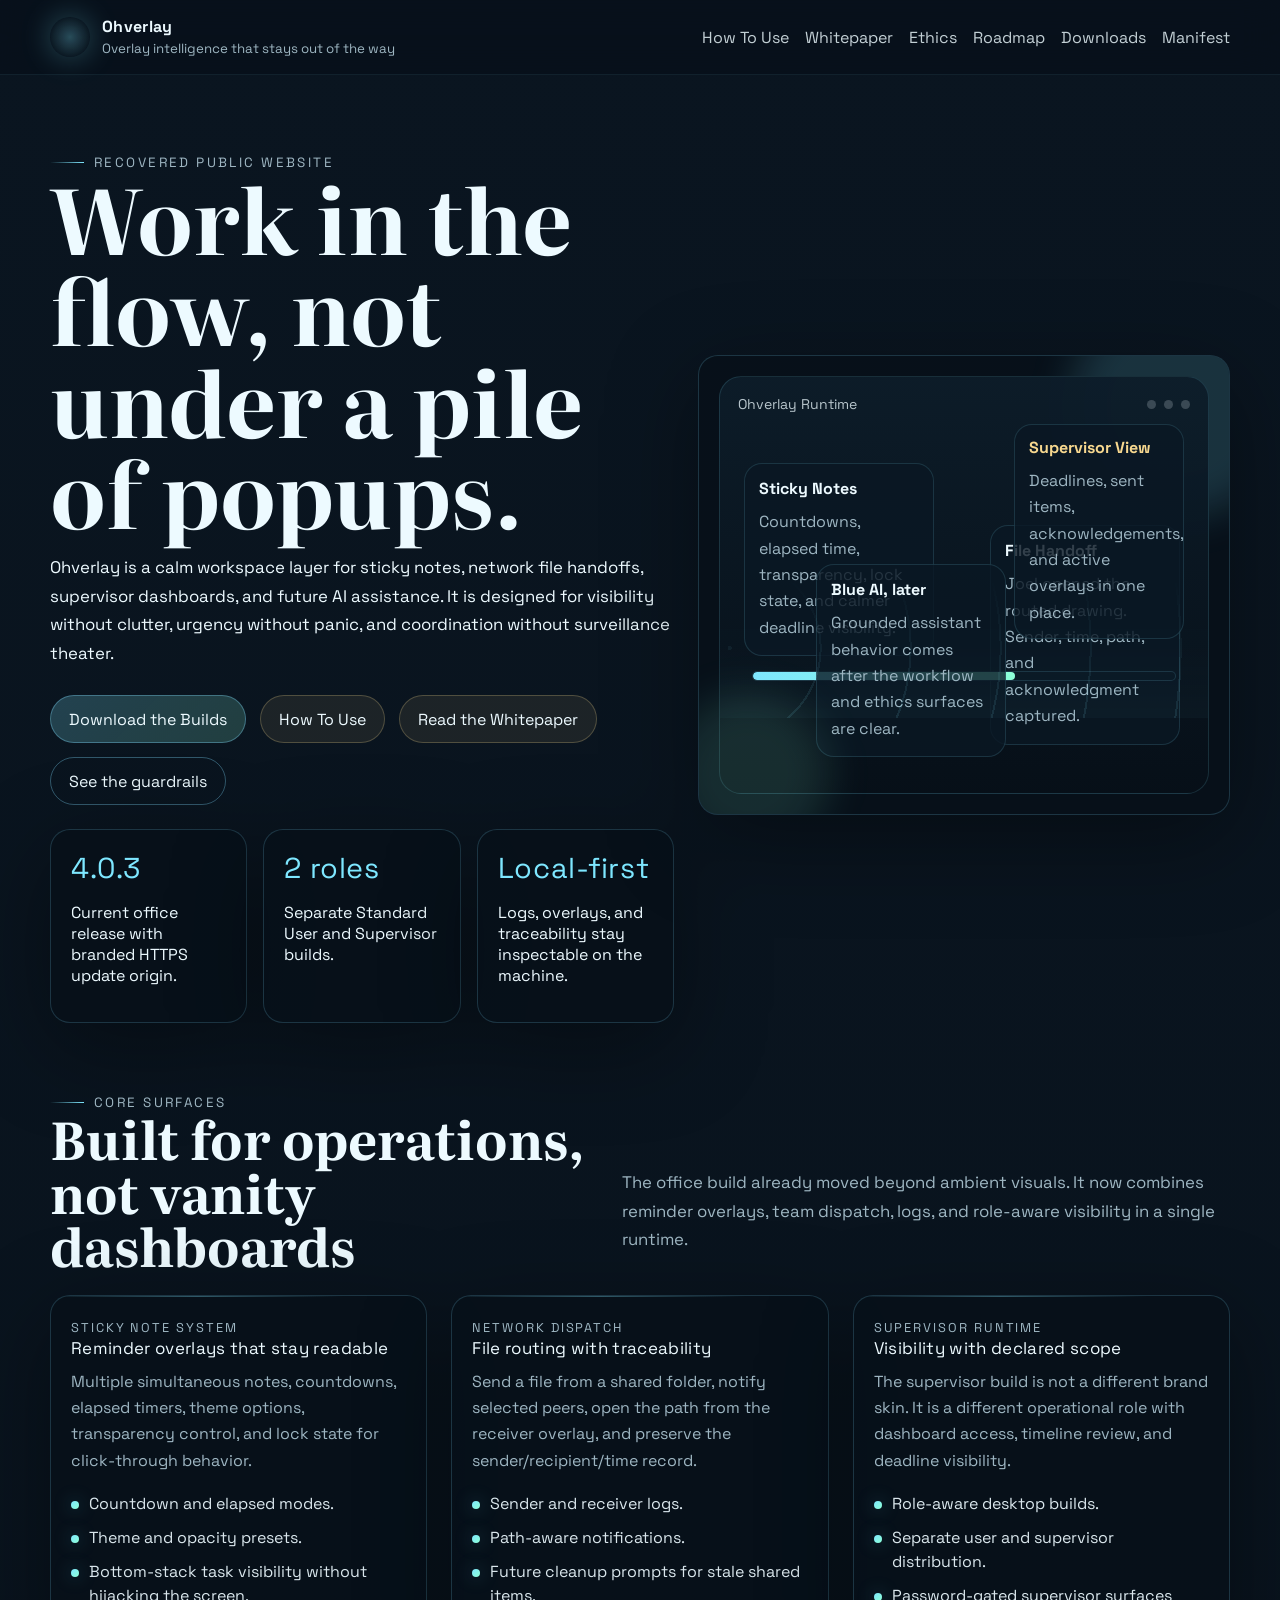
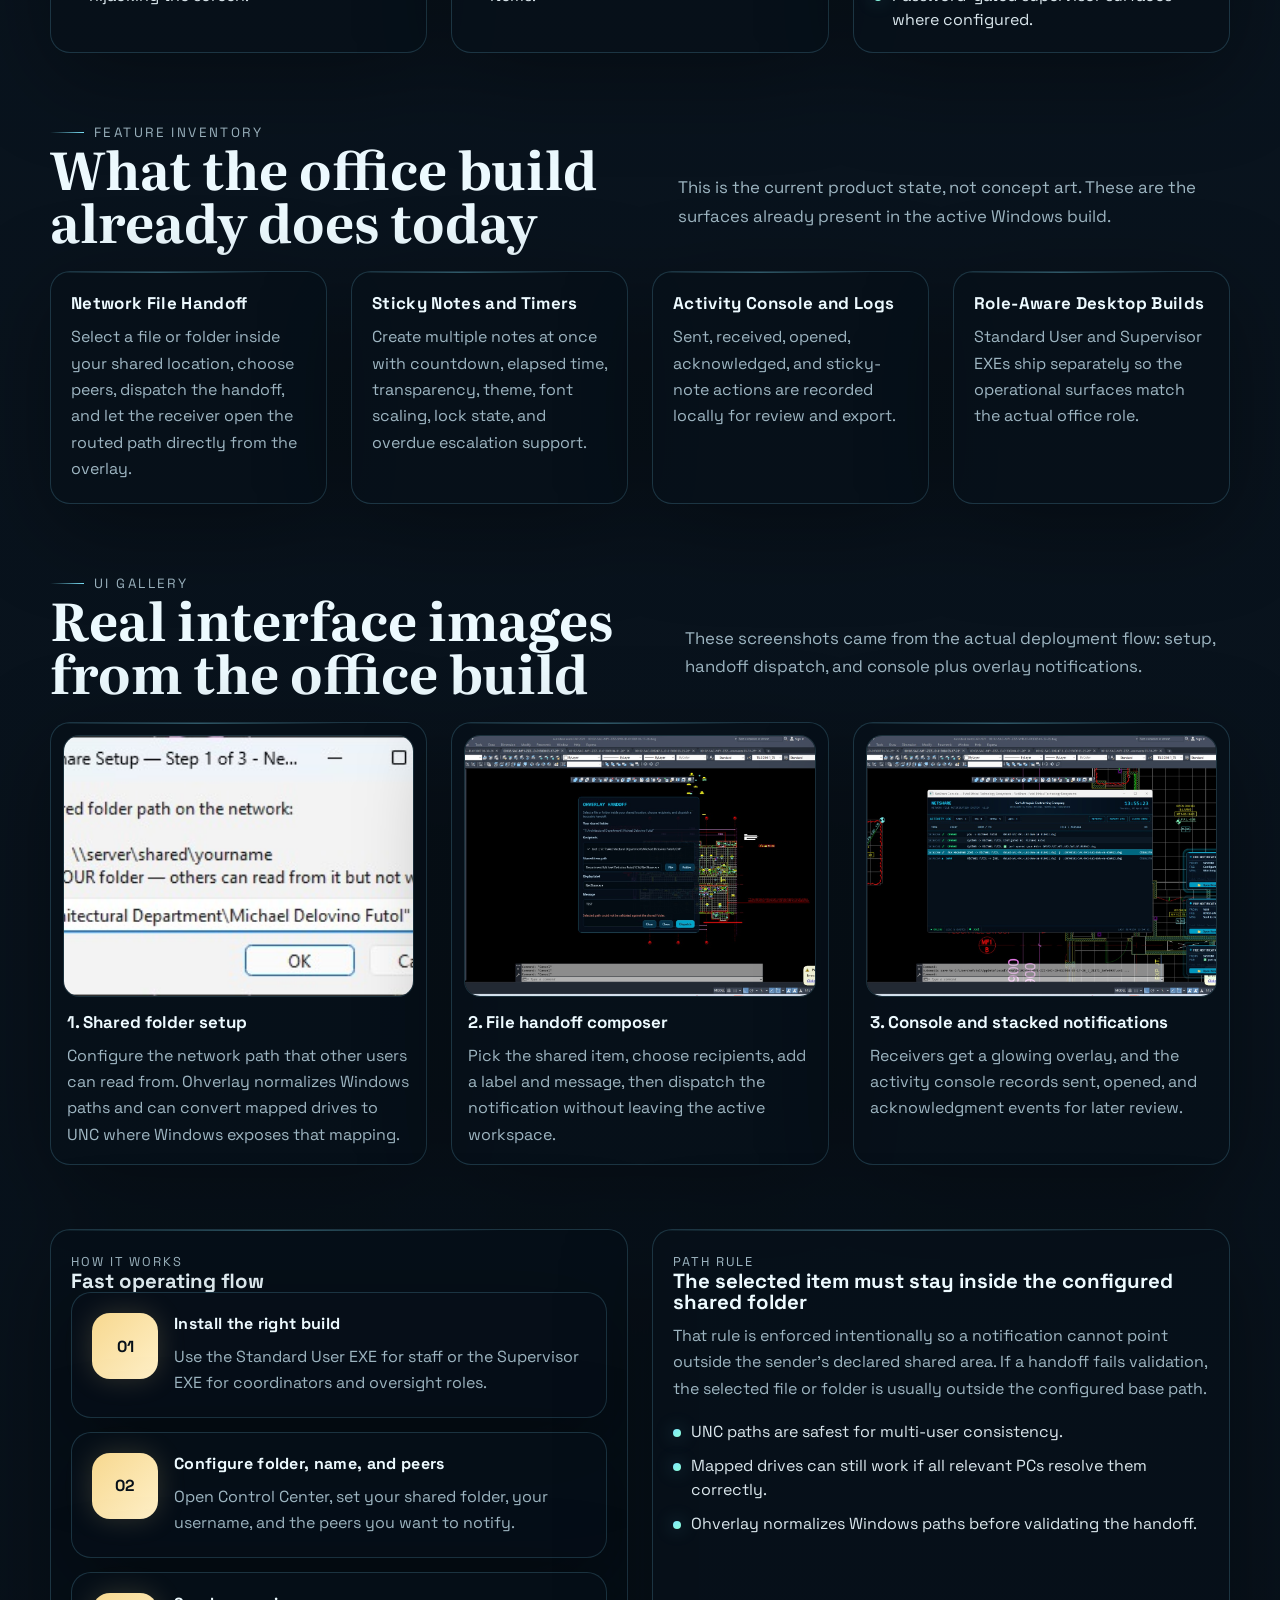
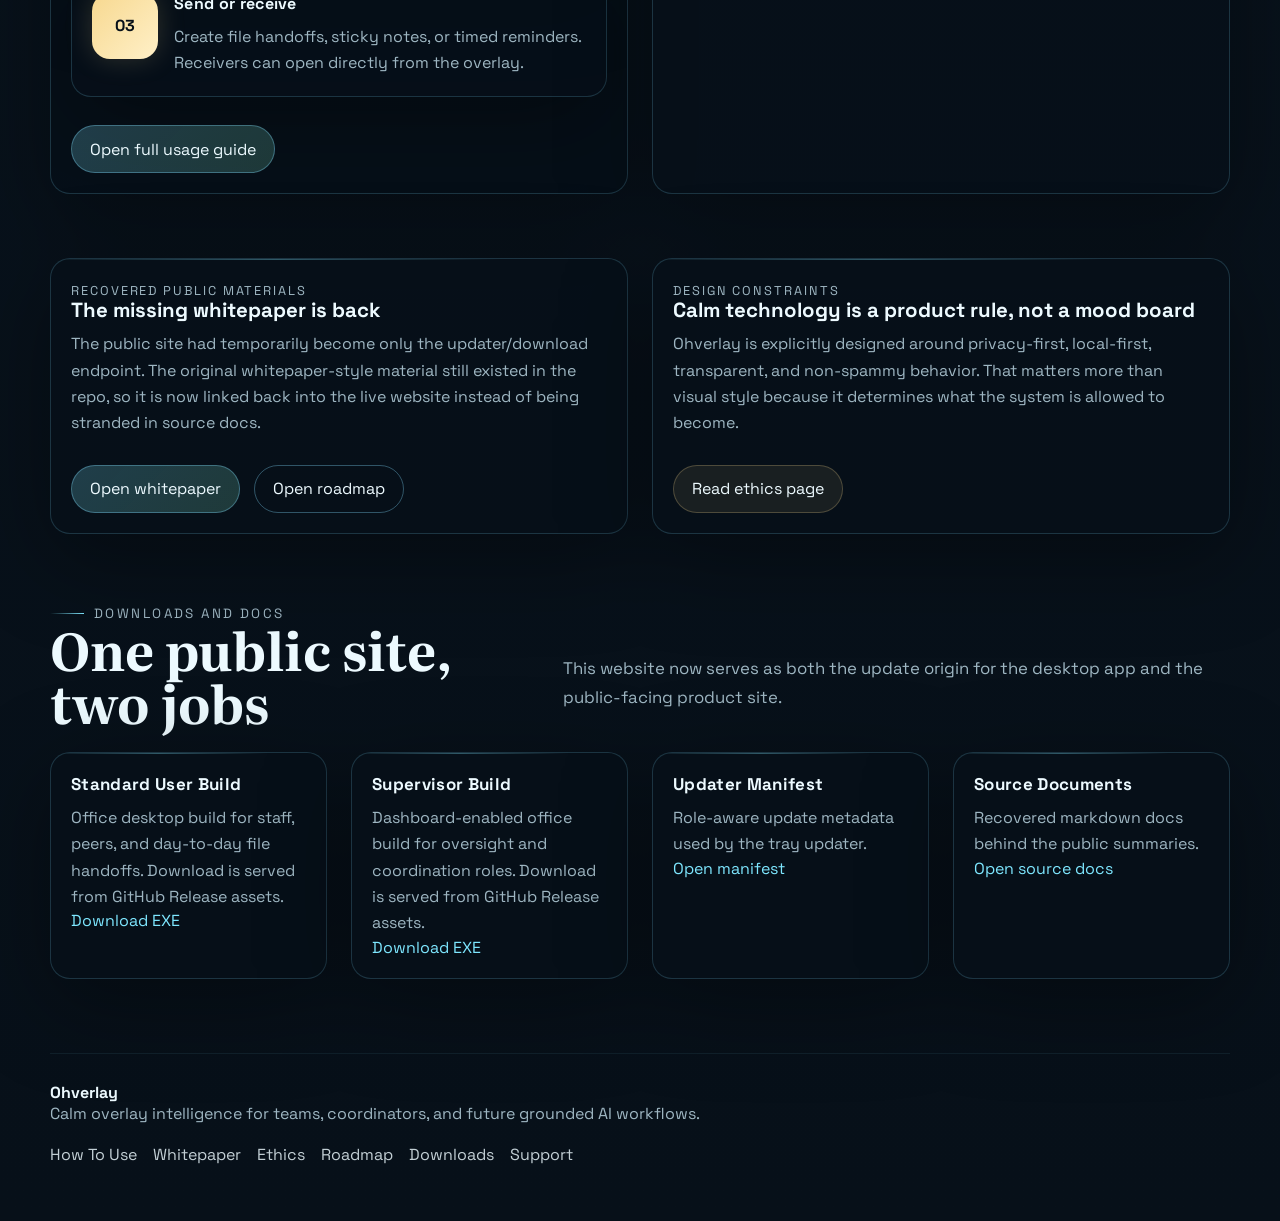
<file: index.html>
<!doctype html>
<html lang="en">
<head>
  <meta charset="utf-8">
  <meta name="viewport" content="width=device-width, initial-scale=1">
  <title>Ohverlay</title>
  <link rel="stylesheet" href="./assets/site.css">
</head>
<body>
  <div class="site-shell">
    <header class="topbar">
      <div class="topbar-inner">
        <a class="brand" href="./">
          <span class="brand-mark"></span>
          <span class="brand-copy">
            <strong>Ohverlay</strong><br>
            <small>Overlay intelligence that stays out of the way</small>
          </span>
        </a>
        <nav class="nav">
          <a href="./how-to-use.html">How To Use</a>
          <a href="./whitepaper.html">Whitepaper</a>
          <a href="./ethics.html">Ethics</a>
          <a href="./roadmap.html">Roadmap</a>
          <a href="./download/">Downloads</a>
          <a href="./updates/manifest.json">Manifest</a>
        </nav>
      </div>
    </header>

    <main>
      <section class="hero">
        <div class="section-inner hero-grid">
          <div class="hero-copy">
            <span class="eyebrow">Recovered public website</span>
            <h1>Work in the flow, not under a pile of popups.</h1>
            <p>Ohverlay is a calm workspace layer for sticky notes, network file handoffs, supervisor dashboards, and future AI assistance. It is designed for visibility without clutter, urgency without panic, and coordination without surveillance theater.</p>
            <div class="hero-actions">
              <a class="button primary" href="./download/">Download the Builds</a>
              <a class="button secondary" href="./how-to-use.html">How To Use</a>
              <a class="button secondary" href="./whitepaper.html">Read the Whitepaper</a>
              <a class="button ghost" href="./ethics.html">See the guardrails</a>
            </div>
            <div class="stat-row">
              <article class="stat-card">
                <div class="stat-value">4.0.3</div>
                <p>Current office release with branded HTTPS update origin.</p>
              </article>
              <article class="stat-card">
                <div class="stat-value">2 roles</div>
                <p>Separate Standard User and Supervisor builds.</p>
              </article>
              <article class="stat-card">
                <div class="stat-value">Local-first</div>
                <p>Logs, overlays, and traceability stay inspectable on the machine.</p>
              </article>
            </div>
          </div>

          <div class="hero-visual">
            <div class="visual-window">
              <div class="visual-topline">
                <span>Ohverlay Runtime</span>
                <span class="dot-row"><span></span><span></span><span></span></span>
              </div>
              <div class="overlay-card note-one">
                <strong>Sticky Notes</strong>
                <p>Countdowns, elapsed time, transparency, lock state, and calmer deadline visibility.</p>
              </div>
              <div class="overlay-card note-two">
                <strong>File Handoff</strong>
                <p>Joel opened the routed drawing. Sender, time, path, and acknowledgment captured.</p>
              </div>
              <div class="overlay-pill">
                <strong>Supervisor View</strong>
                <p>Deadlines, sent items, acknowledgements, and active overlays in one place.</p>
              </div>
              <div class="overlay-bar"></div>
              <div class="overlay-card note-three">
                <strong>Blue AI, later</strong>
                <p>Grounded assistant behavior comes after the workflow and ethics surfaces are clear.</p>
              </div>
              <div class="overlay-swell"></div>
            </div>
          </div>
        </div>
      </section>

      <section class="section">
        <div class="section-inner">
          <div class="section-head">
            <div>
              <span class="eyebrow">Core surfaces</span>
              <h2>Built for operations, not vanity dashboards</h2>
            </div>
            <p class="section-copy">The office build already moved beyond ambient visuals. It now combines reminder overlays, team dispatch, logs, and role-aware visibility in a single runtime.</p>
          </div>

          <div class="three-up">
            <article class="card">
              <span class="kicker">Sticky note system</span>
              <div class="card-title">Reminder overlays that stay readable</div>
              <p>Multiple simultaneous notes, countdowns, elapsed timers, theme options, transparency control, and lock state for click-through behavior.</p>
              <ul class="feature-list">
                <li>Countdown and elapsed modes.</li>
                <li>Theme and opacity presets.</li>
                <li>Bottom-stack task visibility without hijacking the screen.</li>
              </ul>
            </article>

            <article class="card">
              <span class="kicker">Network dispatch</span>
              <div class="card-title">File routing with traceability</div>
              <p>Send a file from a shared folder, notify selected peers, open the path from the receiver overlay, and preserve the sender/recipient/time record.</p>
              <ul class="feature-list">
                <li>Sender and receiver logs.</li>
                <li>Path-aware notifications.</li>
                <li>Future cleanup prompts for stale shared items.</li>
              </ul>
            </article>

            <article class="card">
              <span class="kicker">Supervisor runtime</span>
              <div class="card-title">Visibility with declared scope</div>
              <p>The supervisor build is not a different brand skin. It is a different operational role with dashboard access, timeline review, and deadline visibility.</p>
              <ul class="feature-list">
                <li>Role-aware desktop builds.</li>
                <li>Separate user and supervisor distribution.</li>
                <li>Password-gated supervisor surfaces where configured.</li>
              </ul>
            </article>
          </div>
        </div>
      </section>

      <section class="section">
        <div class="section-inner">
          <div class="section-head">
            <div>
              <span class="eyebrow">Feature Inventory</span>
              <h2>What the office build already does today</h2>
            </div>
            <p class="section-copy">This is the current product state, not concept art. These are the surfaces already present in the active Windows build.</p>
          </div>
          <div class="doc-grid">
            <article class="doc-card">
              <strong>Network File Handoff</strong>
              <p>Select a file or folder inside your shared location, choose peers, dispatch the handoff, and let the receiver open the routed path directly from the overlay.</p>
            </article>
            <article class="doc-card">
              <strong>Sticky Notes and Timers</strong>
              <p>Create multiple notes at once with countdown, elapsed time, transparency, theme, font scaling, lock state, and overdue escalation support.</p>
            </article>
            <article class="doc-card">
              <strong>Activity Console and Logs</strong>
              <p>Sent, received, opened, acknowledged, and sticky-note actions are recorded locally for review and export.</p>
            </article>
            <article class="doc-card">
              <strong>Role-Aware Desktop Builds</strong>
              <p>Standard User and Supervisor EXEs ship separately so the operational surfaces match the actual office role.</p>
            </article>
          </div>
        </div>
      </section>

      <section class="section">
        <div class="section-inner">
          <div class="section-head">
            <div>
              <span class="eyebrow">UI Gallery</span>
              <h2>Real interface images from the office build</h2>
            </div>
            <p class="section-copy">These screenshots came from the actual deployment flow: setup, handoff dispatch, and console plus overlay notifications.</p>
          </div>
          <div class="gallery-grid">
            <article class="screenshot-card">
              <div class="screenshot-frame">
                <img src="./assets/screenshots/network-folder-setup.jpeg" alt="Ohverlay shared folder setup dialog">
              </div>
              <strong>1. Shared folder setup</strong>
              <p>Configure the network path that other users can read from. Ohverlay normalizes Windows paths and can convert mapped drives to UNC where Windows exposes that mapping.</p>
            </article>
            <article class="screenshot-card">
              <div class="screenshot-frame">
                <img src="./assets/screenshots/handoff-composer.jpeg" alt="Ohverlay handoff composer window over AutoCAD">
              </div>
              <strong>2. File handoff composer</strong>
              <p>Pick the shared item, choose recipients, add a label and message, then dispatch the notification without leaving the active workspace.</p>
            </article>
            <article class="screenshot-card">
              <div class="screenshot-frame">
                <img src="./assets/screenshots/console-and-notifications.jpeg" alt="Ohverlay console and stacked notifications over AutoCAD">
              </div>
              <strong>3. Console and stacked notifications</strong>
              <p>Receivers get a glowing overlay, and the activity console records sent, opened, and acknowledgment events for later review.</p>
            </article>
          </div>
        </div>
      </section>

      <section class="section">
        <div class="section-inner split-grid">
          <article class="card">
            <span class="kicker">How it works</span>
            <h3>Fast operating flow</h3>
            <div class="timeline">
              <article class="timeline-step">
                <div class="phase">01</div>
                <div>
                  <strong>Install the right build</strong>
                  <p>Use the Standard User EXE for staff or the Supervisor EXE for coordinators and oversight roles.</p>
                </div>
              </article>
              <article class="timeline-step">
                <div class="phase">02</div>
                <div>
                  <strong>Configure folder, name, and peers</strong>
                  <p>Open Control Center, set your shared folder, your username, and the peers you want to notify.</p>
                </div>
              </article>
              <article class="timeline-step">
                <div class="phase">03</div>
                <div>
                  <strong>Send or receive</strong>
                  <p>Create file handoffs, sticky notes, or timed reminders. Receivers can open directly from the overlay.</p>
                </div>
              </article>
            </div>
            <div class="section-actions">
              <a class="button primary" href="./how-to-use.html">Open full usage guide</a>
            </div>
          </article>

          <article class="card">
            <span class="kicker">Path rule</span>
            <h3>The selected item must stay inside the configured shared folder</h3>
            <p>That rule is enforced intentionally so a notification cannot point outside the sender’s declared shared area. If a handoff fails validation, the selected file or folder is usually outside the configured base path.</p>
            <ul class="feature-list">
              <li>UNC paths are safest for multi-user consistency.</li>
              <li>Mapped drives can still work if all relevant PCs resolve them correctly.</li>
              <li>Ohverlay normalizes Windows paths before validating the handoff.</li>
            </ul>
          </article>
        </div>
      </section>

      <section class="section">
        <div class="section-inner split-grid">
          <article class="card">
            <span class="kicker">Recovered public materials</span>
            <h3>The missing whitepaper is back</h3>
            <p>The public site had temporarily become only the updater/download endpoint. The original whitepaper-style material still existed in the repo, so it is now linked back into the live website instead of being stranded in source docs.</p>
            <div class="section-actions">
              <a class="button primary" href="./whitepaper.html">Open whitepaper</a>
              <a class="button ghost" href="./roadmap.html">Open roadmap</a>
            </div>
          </article>

          <article class="card">
            <span class="kicker">Design constraints</span>
            <h3>Calm technology is a product rule, not a mood board</h3>
            <p>Ohverlay is explicitly designed around privacy-first, local-first, transparent, and non-spammy behavior. That matters more than visual style because it determines what the system is allowed to become.</p>
            <div class="section-actions">
              <a class="button secondary" href="./ethics.html">Read ethics page</a>
            </div>
          </article>
        </div>
      </section>

      <section class="section">
        <div class="section-inner">
          <div class="section-head">
            <div>
              <span class="eyebrow">Downloads and docs</span>
              <h2>One public site, two jobs</h2>
            </div>
            <p class="section-copy">This website now serves as both the update origin for the desktop app and the public-facing product site.</p>
          </div>
          <div class="download-grid">
            <article class="download-card">
              <strong>Standard User Build</strong>
              <p>Office desktop build for staff, peers, and day-to-day file handoffs. Download is served from GitHub Release assets.</p>
              <a href="https://github.com/ikel-eidra/ohverlay-updates/releases/latest/download/Ohverlay-StandardUser.exe">Download EXE</a>
            </article>
            <article class="download-card">
              <strong>Supervisor Build</strong>
              <p>Dashboard-enabled office build for oversight and coordination roles. Download is served from GitHub Release assets.</p>
              <a href="https://github.com/ikel-eidra/ohverlay-updates/releases/latest/download/Ohverlay-Supervisor.exe">Download EXE</a>
            </article>
            <article class="download-card">
              <strong>Updater Manifest</strong>
              <p>Role-aware update metadata used by the tray updater.</p>
              <a href="./updates/manifest.json">Open manifest</a>
            </article>
            <article class="download-card">
              <strong>Source Documents</strong>
              <p>Recovered markdown docs behind the public summaries.</p>
              <a href="./source-docs/GRANT_PROPOSAL_TEMPLATE.md">Open source docs</a>
            </article>
          </div>
        </div>
      </section>
    </main>

    <footer class="footer">
      <div class="footer-inner">
        <div>
          <strong>Ohverlay</strong><br>
          <span class="muted">Calm overlay intelligence for teams, coordinators, and future grounded AI workflows.</span>
        </div>
        <nav class="footer-nav">
          <a href="./how-to-use.html">How To Use</a>
          <a href="./whitepaper.html">Whitepaper</a>
          <a href="./ethics.html">Ethics</a>
          <a href="./roadmap.html">Roadmap</a>
          <a href="./download/">Downloads</a>
          <a href="mailto:support@ohverlay.com">Support</a>
        </nav>
      </div>
    </footer>
  </div>
</body>
</html>
</file>
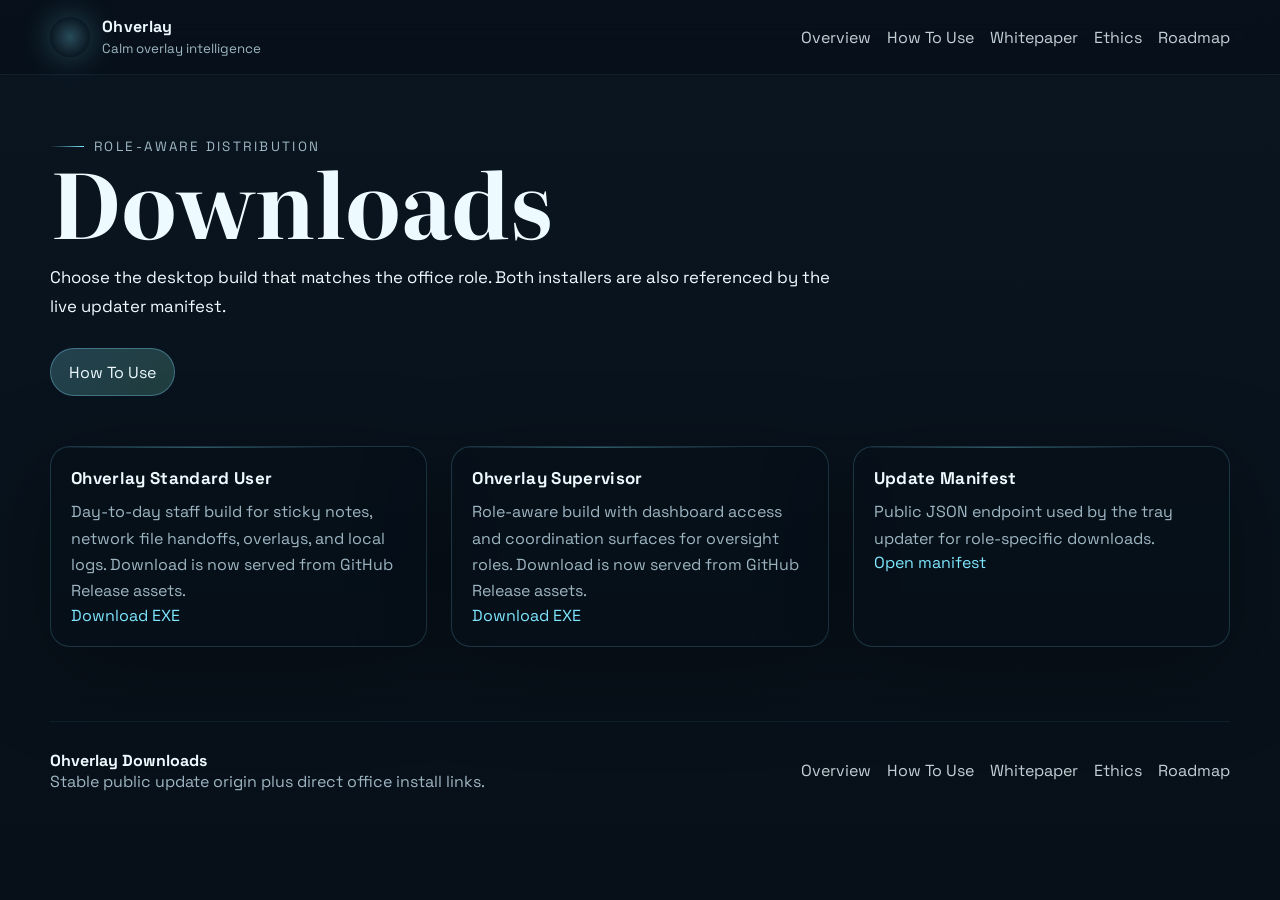
<file: download/index.html>
<!doctype html>
<html lang="en">
<head>
  <meta charset="utf-8">
  <meta name="viewport" content="width=device-width, initial-scale=1">
  <title>Ohverlay Downloads</title>
  <link rel="stylesheet" href="../assets/site.css">
</head>
<body>
  <div class="site-shell">
    <header class="topbar">
      <div class="topbar-inner">
        <a class="brand" href="../">
          <span class="brand-mark"></span>
          <span class="brand-copy">
            <strong>Ohverlay</strong><br>
            <small>Calm overlay intelligence</small>
          </span>
        </a>
        <nav class="nav">
          <a href="../">Overview</a>
          <a href="../how-to-use.html">How To Use</a>
          <a href="../whitepaper.html">Whitepaper</a>
          <a href="../ethics.html">Ethics</a>
          <a href="../roadmap.html">Roadmap</a>
        </nav>
      </div>
    </header>

    <main>
      <section class="page-hero">
        <div class="section-inner">
          <span class="eyebrow">Role-aware distribution</span>
          <h1>Downloads</h1>
          <p class="lead">Choose the desktop build that matches the office role. Both installers are also referenced by the live updater manifest.</p>
          <div class="button-row">
            <a class="button primary" href="../how-to-use.html">How To Use</a>
          </div>
        </div>
      </section>

      <section class="section">
        <div class="section-inner download-grid">
          <article class="download-card">
            <strong>Ohverlay Standard User</strong>
            <p>Day-to-day staff build for sticky notes, network file handoffs, overlays, and local logs. Download is now served from GitHub Release assets.</p>
            <a href="https://github.com/ikel-eidra/ohverlay-updates/releases/latest/download/Ohverlay-StandardUser.exe">Download EXE</a>
          </article>
          <article class="download-card">
            <strong>Ohverlay Supervisor</strong>
            <p>Role-aware build with dashboard access and coordination surfaces for oversight roles. Download is now served from GitHub Release assets.</p>
            <a href="https://github.com/ikel-eidra/ohverlay-updates/releases/latest/download/Ohverlay-Supervisor.exe">Download EXE</a>
          </article>
          <article class="download-card">
            <strong>Update Manifest</strong>
            <p>Public JSON endpoint used by the tray updater for role-specific downloads.</p>
            <a href="../updates/manifest.json">Open manifest</a>
          </article>
        </div>
      </section>
    </main>

    <footer class="footer">
      <div class="footer-inner">
        <div>
          <strong>Ohverlay Downloads</strong><br>
          <span class="muted">Stable public update origin plus direct office install links.</span>
        </div>
        <nav class="footer-nav">
          <a href="../">Overview</a>
          <a href="../how-to-use.html">How To Use</a>
          <a href="../whitepaper.html">Whitepaper</a>
          <a href="../ethics.html">Ethics</a>
          <a href="../roadmap.html">Roadmap</a>
        </nav>
      </div>
    </footer>
  </div>
</body>
</html>
</file>
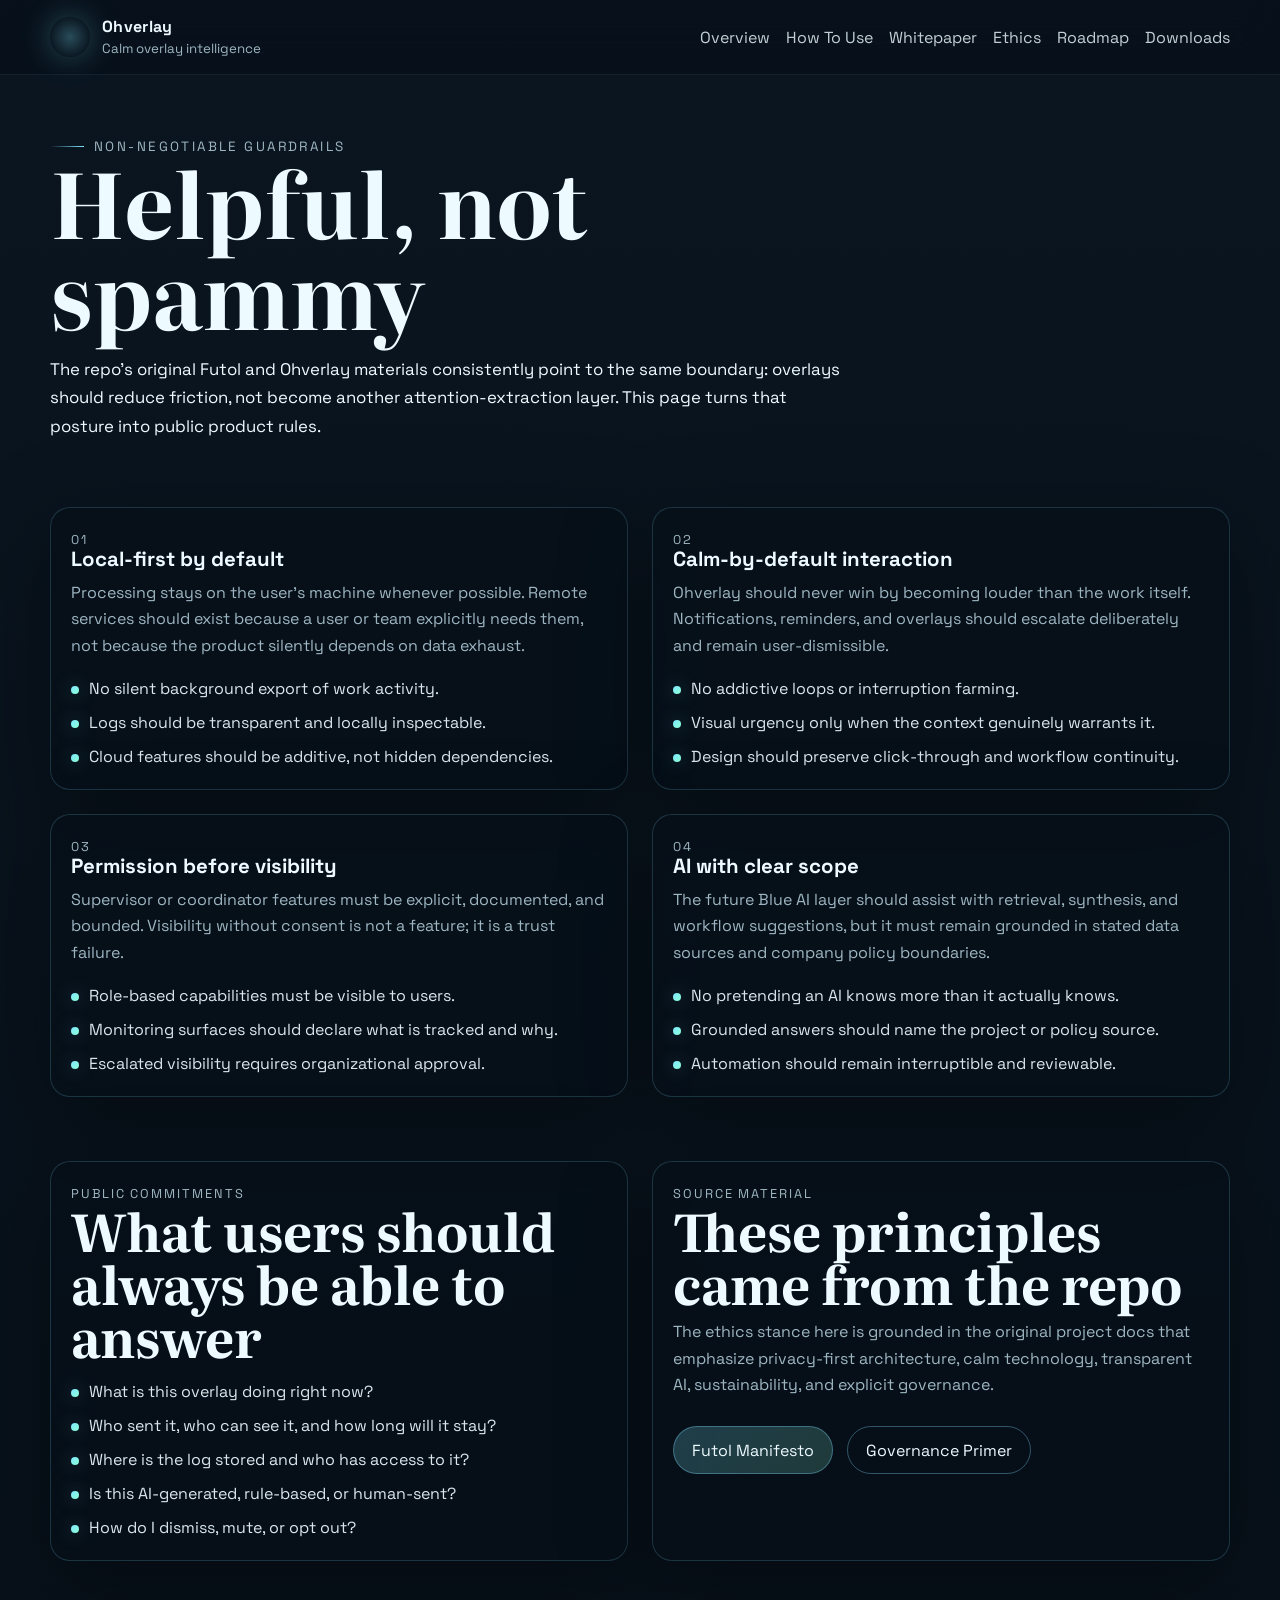
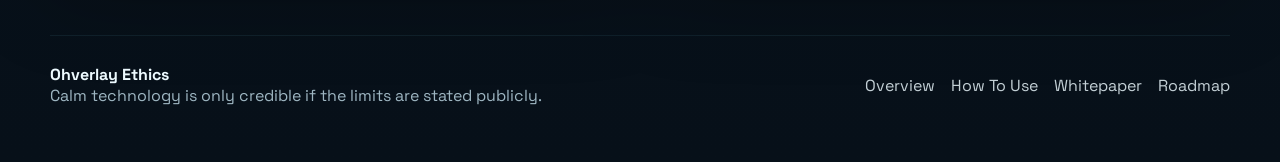
<file: ethics.html>
<!doctype html>
<html lang="en">
<head>
  <meta charset="utf-8">
  <meta name="viewport" content="width=device-width, initial-scale=1">
  <title>Ohverlay Ethics</title>
  <link rel="stylesheet" href="./assets/site.css">
</head>
<body>
  <div class="site-shell">
    <header class="topbar">
      <div class="topbar-inner">
        <a class="brand" href="./">
          <span class="brand-mark"></span>
          <span class="brand-copy">
            <strong>Ohverlay</strong><br>
            <small>Calm overlay intelligence</small>
          </span>
        </a>
        <nav class="nav">
          <a href="./">Overview</a>
          <a href="./how-to-use.html">How To Use</a>
          <a href="./whitepaper.html">Whitepaper</a>
          <a href="./ethics.html">Ethics</a>
          <a href="./roadmap.html">Roadmap</a>
          <a href="./download/">Downloads</a>
        </nav>
      </div>
    </header>

    <main>
      <section class="page-hero">
        <div class="section-inner">
          <span class="eyebrow">Non-negotiable guardrails</span>
          <h1>Helpful, not spammy</h1>
          <p class="lead">The repo’s original Futol and Ohverlay materials consistently point to the same boundary: overlays should reduce friction, not become another attention-extraction layer. This page turns that posture into public product rules.</p>
        </div>
      </section>

      <section class="section">
        <div class="section-inner ethics-grid">
          <article class="ethics-principle">
            <span class="kicker">01</span>
            <h3>Local-first by default</h3>
            <p>Processing stays on the user’s machine whenever possible. Remote services should exist because a user or team explicitly needs them, not because the product silently depends on data exhaust.</p>
            <ul class="principle-list">
              <li>No silent background export of work activity.</li>
              <li>Logs should be transparent and locally inspectable.</li>
              <li>Cloud features should be additive, not hidden dependencies.</li>
            </ul>
          </article>

          <article class="ethics-principle">
            <span class="kicker">02</span>
            <h3>Calm-by-default interaction</h3>
            <p>Ohverlay should never win by becoming louder than the work itself. Notifications, reminders, and overlays should escalate deliberately and remain user-dismissible.</p>
            <ul class="principle-list">
              <li>No addictive loops or interruption farming.</li>
              <li>Visual urgency only when the context genuinely warrants it.</li>
              <li>Design should preserve click-through and workflow continuity.</li>
            </ul>
          </article>

          <article class="ethics-principle">
            <span class="kicker">03</span>
            <h3>Permission before visibility</h3>
            <p>Supervisor or coordinator features must be explicit, documented, and bounded. Visibility without consent is not a feature; it is a trust failure.</p>
            <ul class="principle-list">
              <li>Role-based capabilities must be visible to users.</li>
              <li>Monitoring surfaces should declare what is tracked and why.</li>
              <li>Escalated visibility requires organizational approval.</li>
            </ul>
          </article>

          <article class="ethics-principle">
            <span class="kicker">04</span>
            <h3>AI with clear scope</h3>
            <p>The future Blue AI layer should assist with retrieval, synthesis, and workflow suggestions, but it must remain grounded in stated data sources and company policy boundaries.</p>
            <ul class="principle-list">
              <li>No pretending an AI knows more than it actually knows.</li>
              <li>Grounded answers should name the project or policy source.</li>
              <li>Automation should remain interruptible and reviewable.</li>
            </ul>
          </article>
        </div>
      </section>

      <section class="section">
        <div class="section-inner split-grid">
          <article class="whitepaper-section">
            <span class="kicker">Public commitments</span>
            <h2>What users should always be able to answer</h2>
            <ul class="whitepaper-list">
              <li>What is this overlay doing right now?</li>
              <li>Who sent it, who can see it, and how long will it stay?</li>
              <li>Where is the log stored and who has access to it?</li>
              <li>Is this AI-generated, rule-based, or human-sent?</li>
              <li>How do I dismiss, mute, or opt out?</li>
            </ul>
          </article>

          <article class="whitepaper-section">
            <span class="kicker">Source material</span>
            <h2>These principles came from the repo</h2>
            <p>The ethics stance here is grounded in the original project docs that emphasize privacy-first architecture, calm technology, transparent AI, sustainability, and explicit governance.</p>
            <div class="button-row">
              <a class="button primary" href="./source-docs/FUTOL.md">Futol Manifesto</a>
              <a class="button ghost" href="./source-docs/ohverlay_zenfish_context_primer.md">Governance Primer</a>
            </div>
          </article>
        </div>
      </section>
    </main>

    <footer class="footer">
      <div class="footer-inner">
        <div>
          <strong>Ohverlay Ethics</strong><br>
          <span class="muted">Calm technology is only credible if the limits are stated publicly.</span>
        </div>
        <nav class="footer-nav">
          <a href="./">Overview</a>
          <a href="./how-to-use.html">How To Use</a>
          <a href="./whitepaper.html">Whitepaper</a>
          <a href="./roadmap.html">Roadmap</a>
        </nav>
      </div>
    </footer>
  </div>
</body>
</html>
</file>
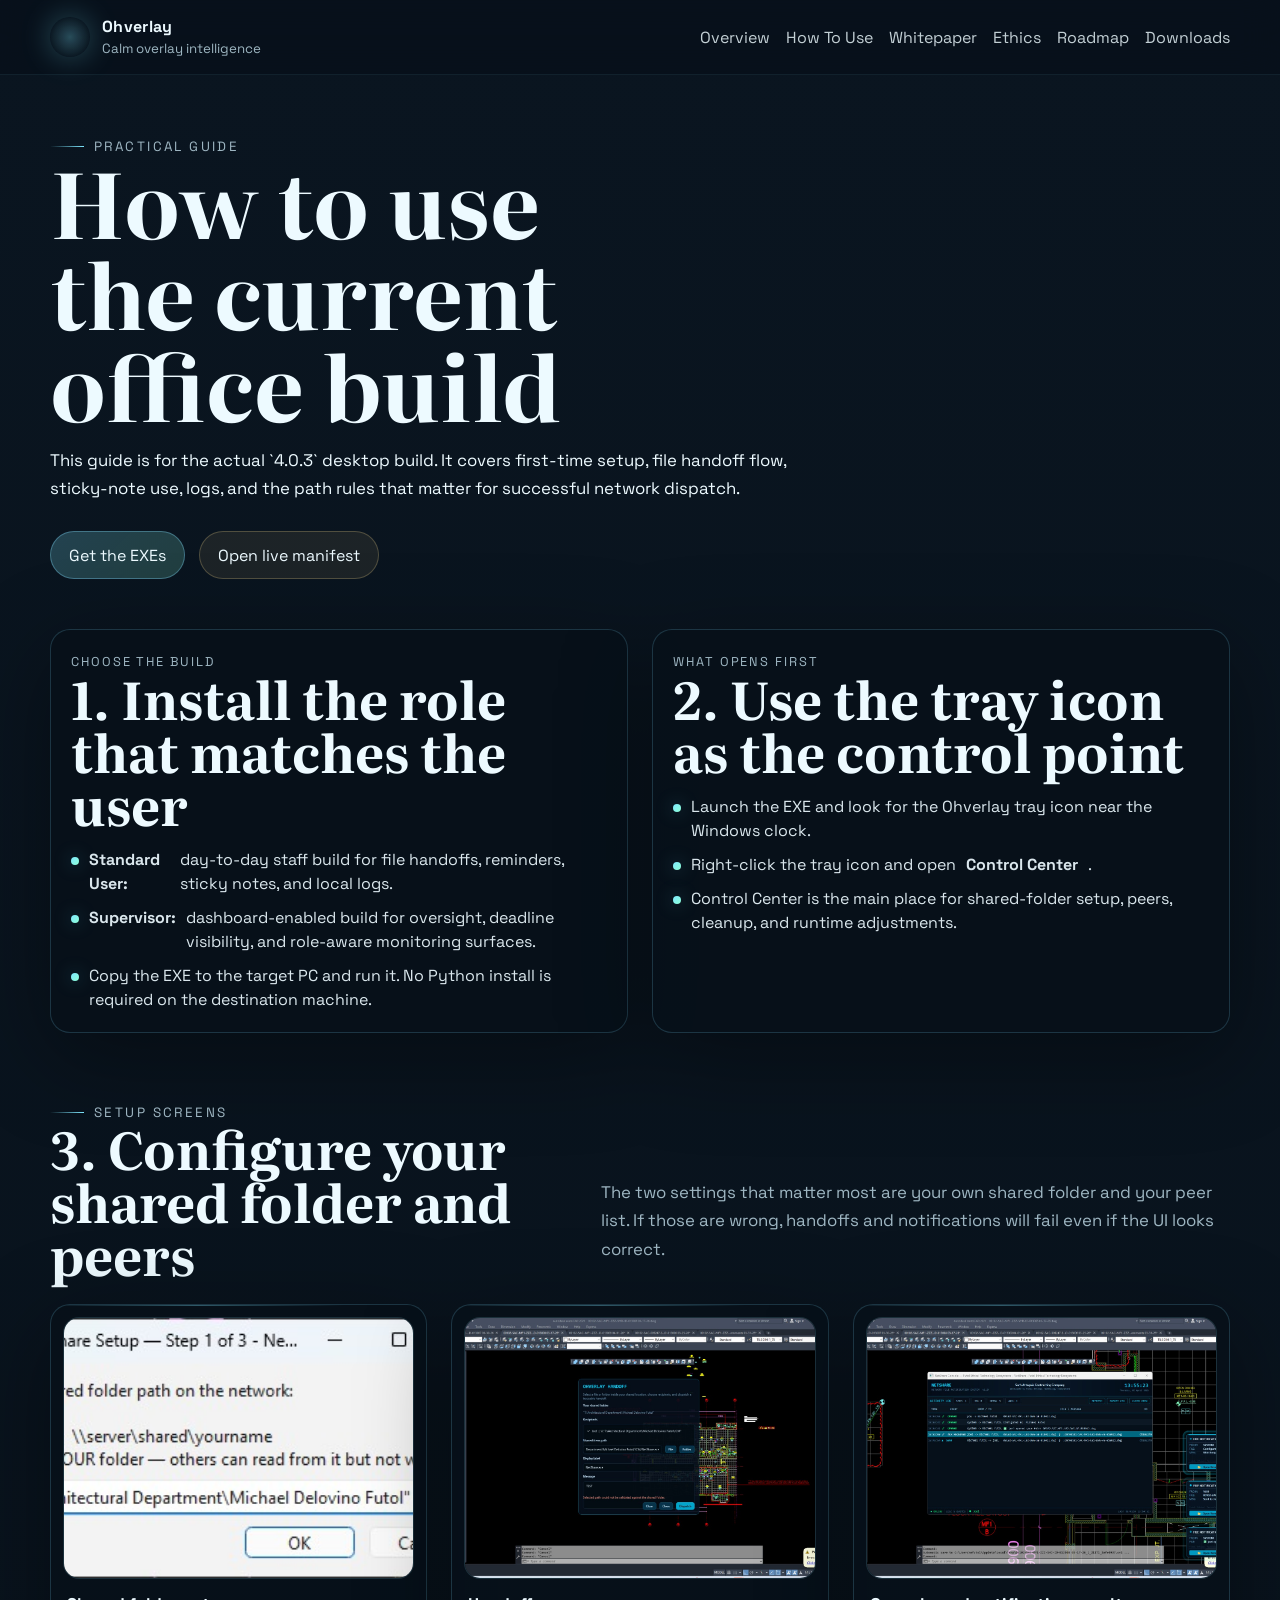
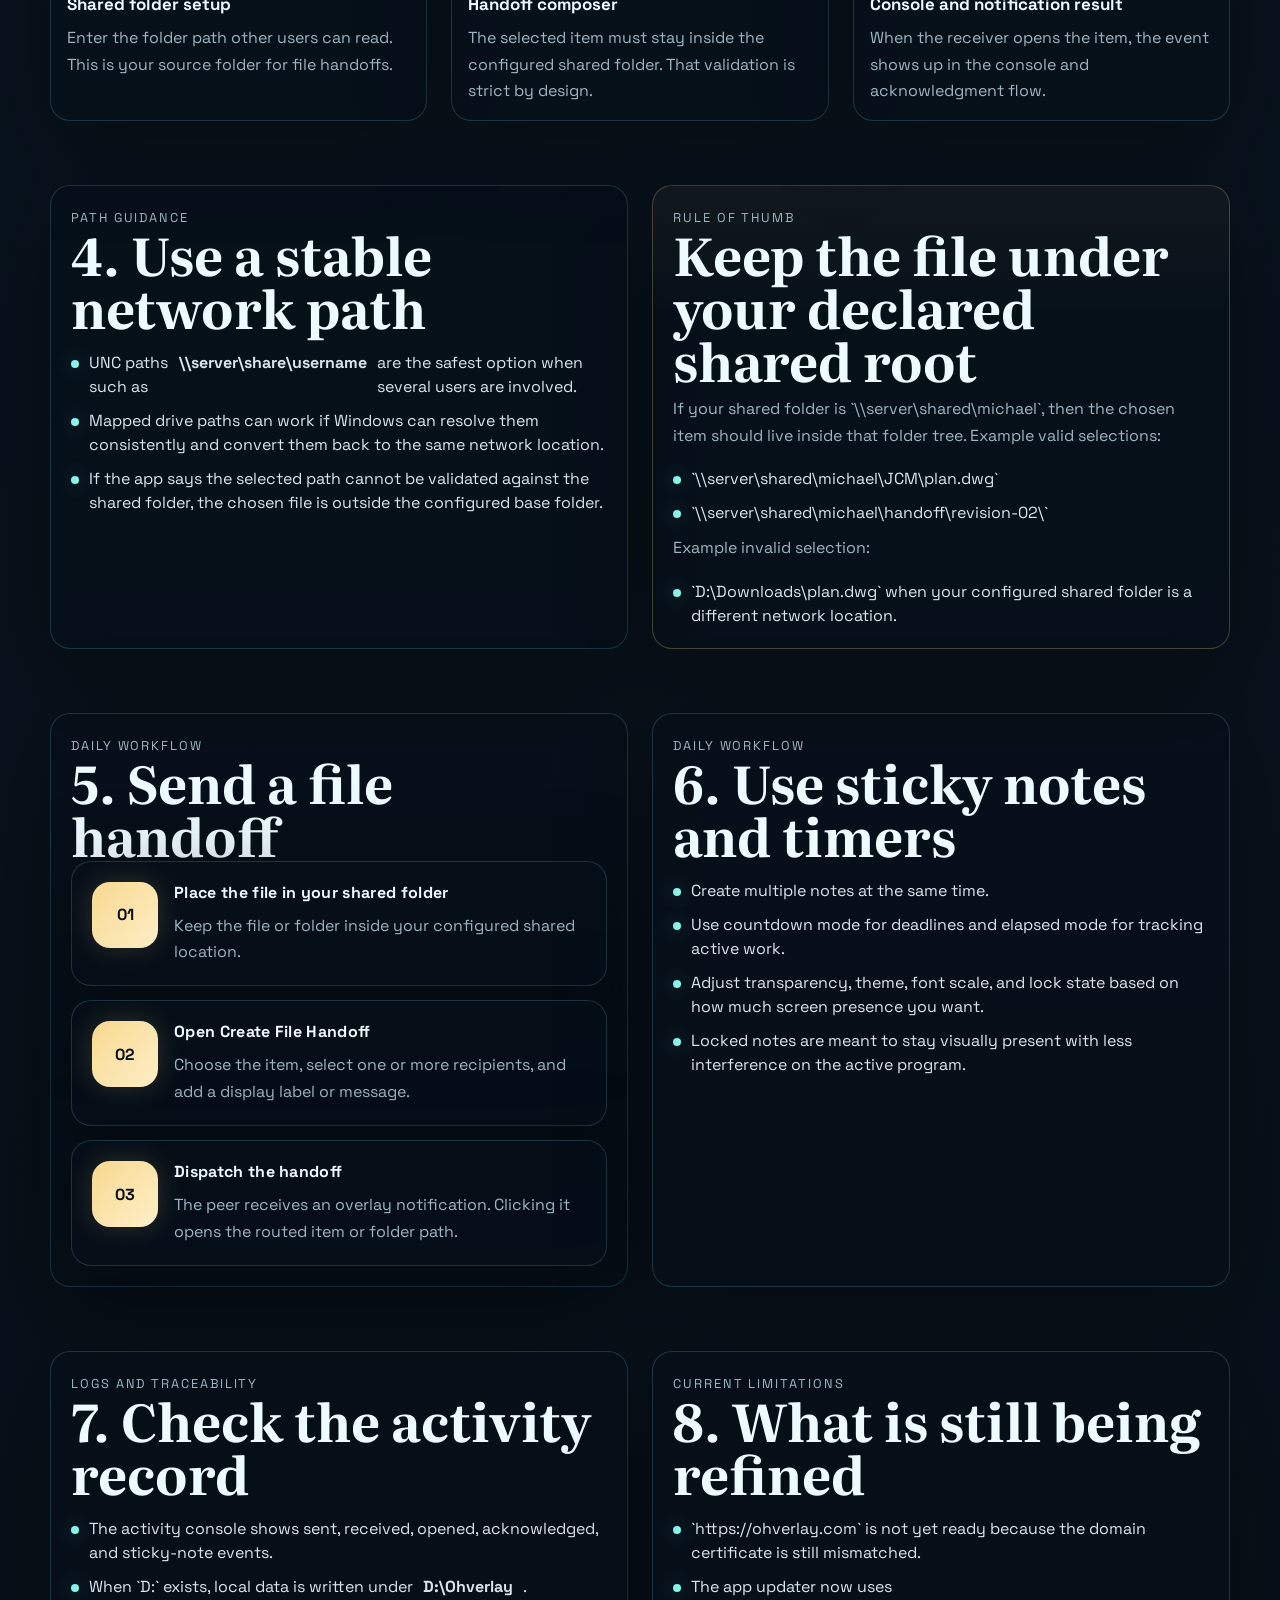
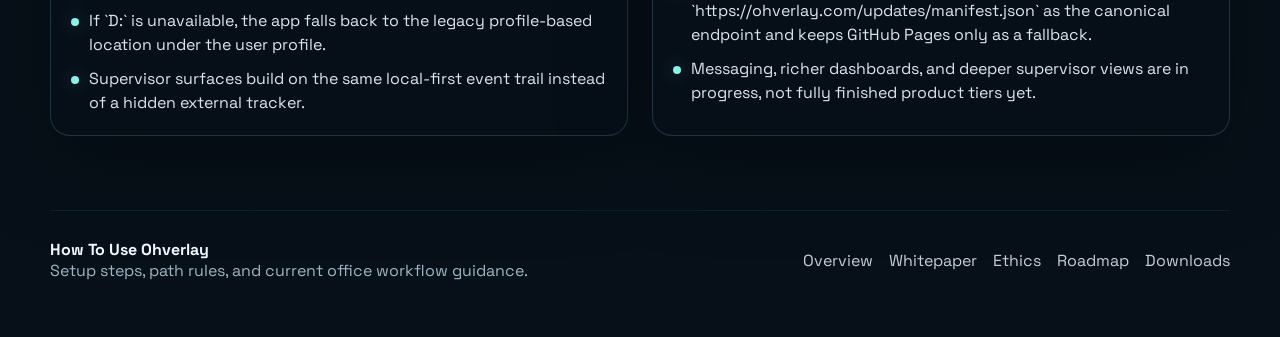
<file: how-to-use.html>
<!doctype html>
<html lang="en">
<head>
  <meta charset="utf-8">
  <meta name="viewport" content="width=device-width, initial-scale=1">
  <title>How To Use Ohverlay</title>
  <link rel="stylesheet" href="./assets/site.css">
</head>
<body>
  <div class="site-shell">
    <header class="topbar">
      <div class="topbar-inner">
        <a class="brand" href="./">
          <span class="brand-mark"></span>
          <span class="brand-copy">
            <strong>Ohverlay</strong><br>
            <small>Calm overlay intelligence</small>
          </span>
        </a>
        <nav class="nav">
          <a href="./">Overview</a>
          <a href="./how-to-use.html">How To Use</a>
          <a href="./whitepaper.html">Whitepaper</a>
          <a href="./ethics.html">Ethics</a>
          <a href="./roadmap.html">Roadmap</a>
          <a href="./download/">Downloads</a>
        </nav>
      </div>
    </header>

    <main>
      <section class="page-hero">
        <div class="section-inner">
          <span class="eyebrow">Practical guide</span>
          <h1>How to use the current office build</h1>
          <p class="lead">This guide is for the actual `4.0.3` desktop build. It covers first-time setup, file handoff flow, sticky-note use, logs, and the path rules that matter for successful network dispatch.</p>
          <div class="button-row">
            <a class="button primary" href="./download/">Get the EXEs</a>
            <a class="button secondary" href="./updates/manifest.json">Open live manifest</a>
          </div>
        </div>
      </section>

      <section class="section">
        <div class="section-inner split-grid">
          <article class="whitepaper-section">
            <span class="kicker">Choose the build</span>
            <h2>1. Install the role that matches the user</h2>
            <ul class="whitepaper-list">
              <li><strong>Standard User:</strong> day-to-day staff build for file handoffs, reminders, sticky notes, and local logs.</li>
              <li><strong>Supervisor:</strong> dashboard-enabled build for oversight, deadline visibility, and role-aware monitoring surfaces.</li>
              <li>Copy the EXE to the target PC and run it. No Python install is required on the destination machine.</li>
            </ul>
          </article>

          <article class="whitepaper-section">
            <span class="kicker">What opens first</span>
            <h2>2. Use the tray icon as the control point</h2>
            <ul class="whitepaper-list">
              <li>Launch the EXE and look for the Ohverlay tray icon near the Windows clock.</li>
              <li>Right-click the tray icon and open <strong>Control Center</strong>.</li>
              <li>Control Center is the main place for shared-folder setup, peers, cleanup, and runtime adjustments.</li>
            </ul>
          </article>
        </div>
      </section>

      <section class="section">
        <div class="section-inner">
          <div class="section-head">
            <div>
              <span class="eyebrow">Setup screens</span>
              <h2>3. Configure your shared folder and peers</h2>
            </div>
            <p class="section-copy">The two settings that matter most are your own shared folder and your peer list. If those are wrong, handoffs and notifications will fail even if the UI looks correct.</p>
          </div>
          <div class="gallery-grid">
            <article class="screenshot-card">
              <div class="screenshot-frame">
                <img src="./assets/screenshots/network-folder-setup.jpeg" alt="Network folder setup dialog">
              </div>
              <strong>Shared folder setup</strong>
              <p>Enter the folder path other users can read. This is your source folder for file handoffs.</p>
            </article>
            <article class="screenshot-card">
              <div class="screenshot-frame">
                <img src="./assets/screenshots/handoff-composer.jpeg" alt="Handoff composer window">
              </div>
              <strong>Handoff composer</strong>
              <p>The selected item must stay inside the configured shared folder. That validation is strict by design.</p>
            </article>
            <article class="screenshot-card">
              <div class="screenshot-frame">
                <img src="./assets/screenshots/console-and-notifications.jpeg" alt="Console and notifications">
              </div>
              <strong>Console and notification result</strong>
              <p>When the receiver opens the item, the event shows up in the console and acknowledgment flow.</p>
            </article>
          </div>
        </div>
      </section>

      <section class="section">
        <div class="section-inner split-grid">
          <article class="whitepaper-section">
            <span class="kicker">Path guidance</span>
            <h2>4. Use a stable network path</h2>
            <ul class="whitepaper-list">
              <li>UNC paths such as <strong>\\server\share\username</strong> are the safest option when several users are involved.</li>
              <li>Mapped drive paths can work if Windows can resolve them consistently and convert them back to the same network location.</li>
              <li>If the app says the selected path cannot be validated against the shared folder, the chosen file is outside the configured base folder.</li>
            </ul>
          </article>

          <article class="whitepaper-section tip-box">
            <span class="kicker">Rule of thumb</span>
            <h2>Keep the file under your declared shared root</h2>
            <p>If your shared folder is `\\server\shared\michael`, then the chosen item should live inside that folder tree. Example valid selections:</p>
            <ul class="whitepaper-list">
              <li>`\\server\shared\michael\JCM\plan.dwg`</li>
              <li>`\\server\shared\michael\handoff\revision-02\`</li>
            </ul>
            <p>Example invalid selection:</p>
            <ul class="whitepaper-list">
              <li>`D:\Downloads\plan.dwg` when your configured shared folder is a different network location.</li>
            </ul>
          </article>
        </div>
      </section>

      <section class="section">
        <div class="section-inner split-grid">
          <article class="whitepaper-section">
            <span class="kicker">Daily workflow</span>
            <h2>5. Send a file handoff</h2>
            <div class="timeline">
              <article class="timeline-step">
                <div class="phase">01</div>
                <div>
                  <strong>Place the file in your shared folder</strong>
                  <p>Keep the file or folder inside your configured shared location.</p>
                </div>
              </article>
              <article class="timeline-step">
                <div class="phase">02</div>
                <div>
                  <strong>Open Create File Handoff</strong>
                  <p>Choose the item, select one or more recipients, and add a display label or message.</p>
                </div>
              </article>
              <article class="timeline-step">
                <div class="phase">03</div>
                <div>
                  <strong>Dispatch the handoff</strong>
                  <p>The peer receives an overlay notification. Clicking it opens the routed item or folder path.</p>
                </div>
              </article>
            </div>
          </article>

          <article class="whitepaper-section">
            <span class="kicker">Daily workflow</span>
            <h2>6. Use sticky notes and timers</h2>
            <ul class="whitepaper-list">
              <li>Create multiple notes at the same time.</li>
              <li>Use countdown mode for deadlines and elapsed mode for tracking active work.</li>
              <li>Adjust transparency, theme, font scale, and lock state based on how much screen presence you want.</li>
              <li>Locked notes are meant to stay visually present with less interference on the active program.</li>
            </ul>
          </article>
        </div>
      </section>

      <section class="section">
        <div class="section-inner split-grid">
          <article class="whitepaper-section">
            <span class="kicker">Logs and traceability</span>
            <h2>7. Check the activity record</h2>
            <ul class="whitepaper-list">
              <li>The activity console shows sent, received, opened, acknowledged, and sticky-note events.</li>
              <li>When `D:` exists, local data is written under <strong>D:\Ohverlay</strong>.</li>
              <li>If `D:` is unavailable, the app falls back to the legacy profile-based location under the user profile.</li>
              <li>Supervisor surfaces build on the same local-first event trail instead of a hidden external tracker.</li>
            </ul>
          </article>

          <article class="whitepaper-section">
            <span class="kicker">Current limitations</span>
            <h2>8. What is still being refined</h2>
            <ul class="whitepaper-list">
              <li>`https://ohverlay.com` is not yet ready because the domain certificate is still mismatched.</li>
              <li>The app updater now uses `https://ohverlay.com/updates/manifest.json` as the canonical endpoint and keeps GitHub Pages only as a fallback.</li>
              <li>Messaging, richer dashboards, and deeper supervisor views are in progress, not fully finished product tiers yet.</li>
            </ul>
          </article>
        </div>
      </section>
    </main>

    <footer class="footer">
      <div class="footer-inner">
        <div>
          <strong>How To Use Ohverlay</strong><br>
          <span class="muted">Setup steps, path rules, and current office workflow guidance.</span>
        </div>
        <nav class="footer-nav">
          <a href="./">Overview</a>
          <a href="./whitepaper.html">Whitepaper</a>
          <a href="./ethics.html">Ethics</a>
          <a href="./roadmap.html">Roadmap</a>
          <a href="./download/">Downloads</a>
        </nav>
      </div>
    </footer>
  </div>
</body>
</html>
</file>
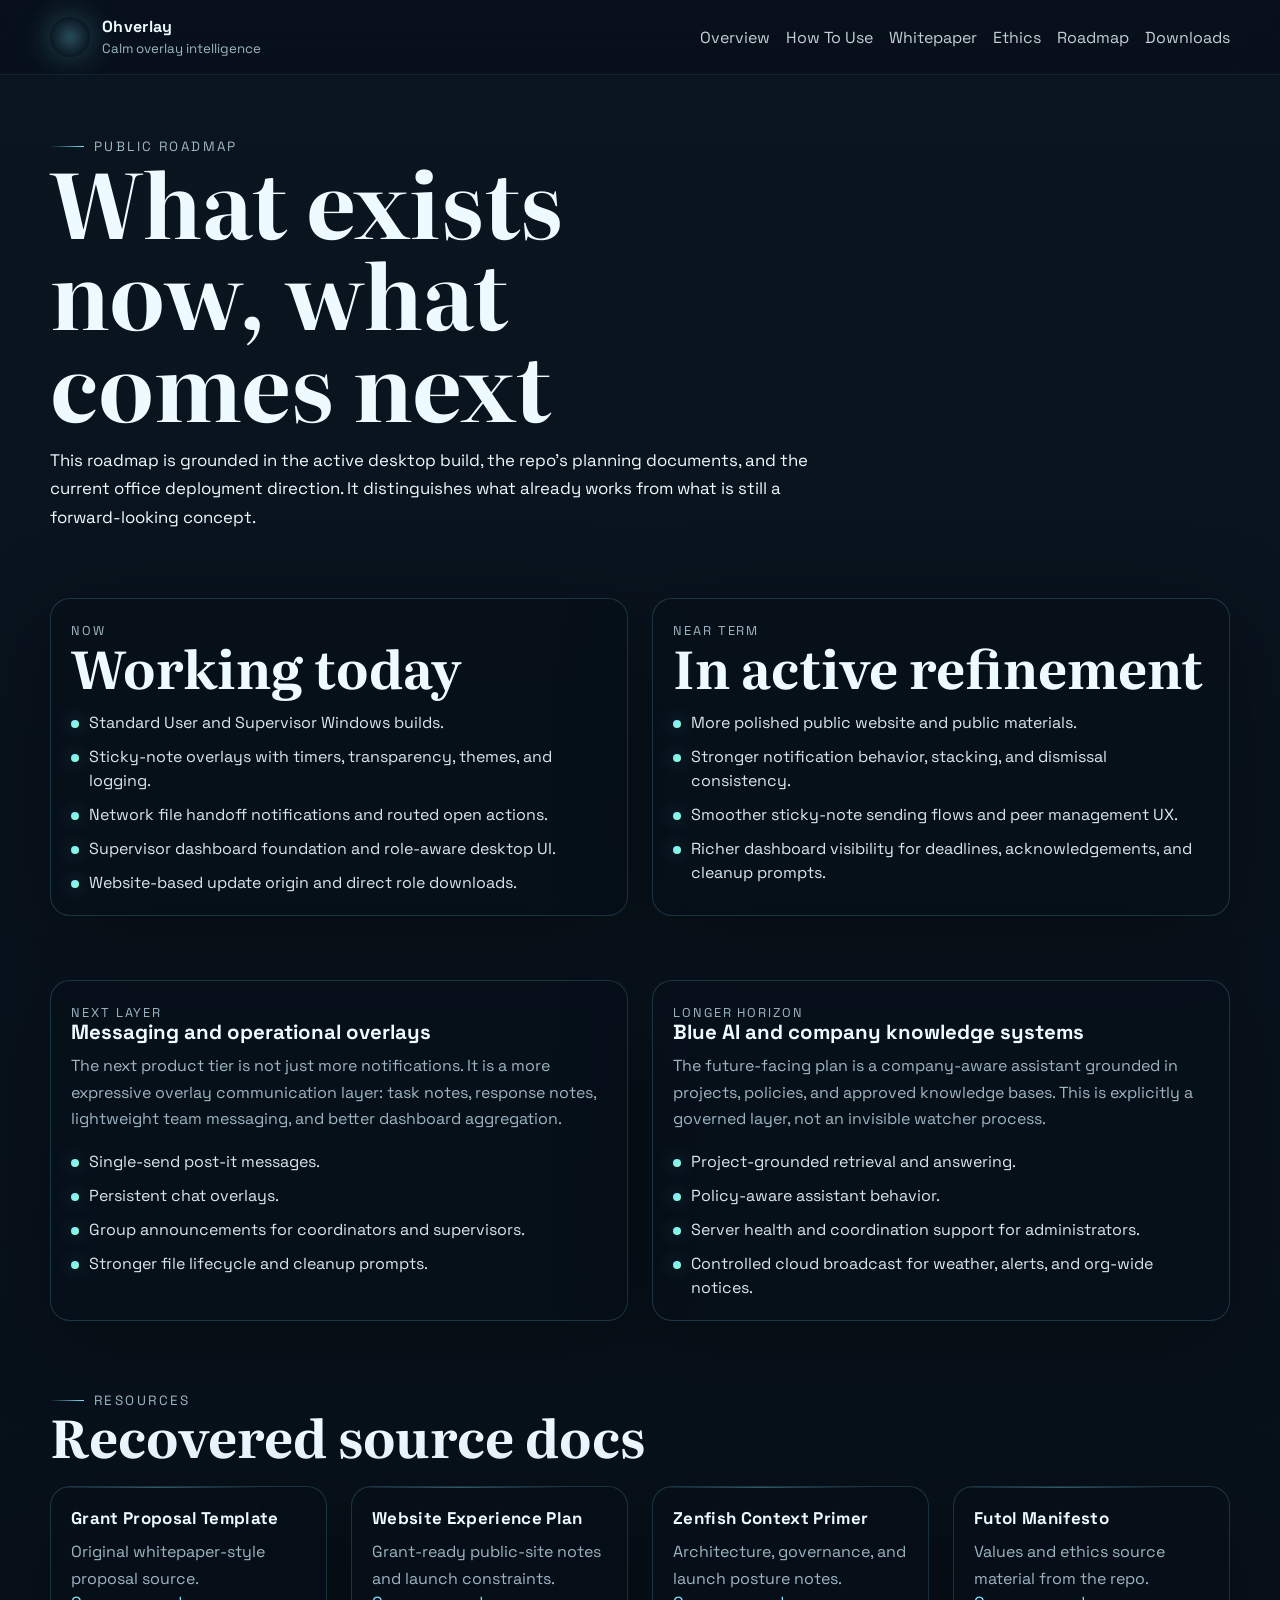
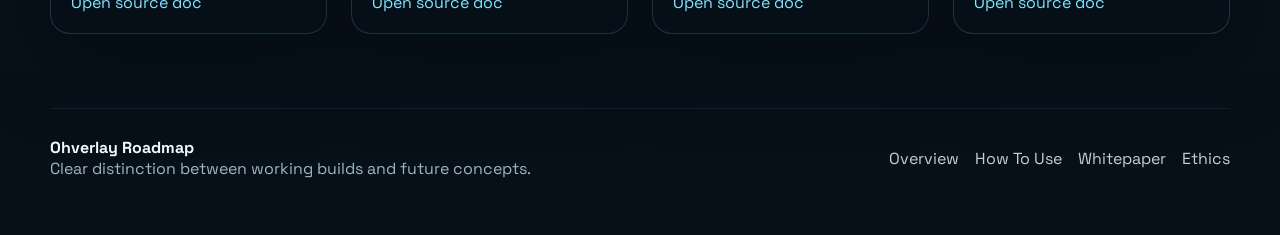
<file: roadmap.html>
<!doctype html>
<html lang="en">
<head>
  <meta charset="utf-8">
  <meta name="viewport" content="width=device-width, initial-scale=1">
  <title>Ohverlay Roadmap</title>
  <link rel="stylesheet" href="./assets/site.css">
</head>
<body>
  <div class="site-shell">
    <header class="topbar">
      <div class="topbar-inner">
        <a class="brand" href="./">
          <span class="brand-mark"></span>
          <span class="brand-copy">
            <strong>Ohverlay</strong><br>
            <small>Calm overlay intelligence</small>
          </span>
        </a>
        <nav class="nav">
          <a href="./">Overview</a>
          <a href="./how-to-use.html">How To Use</a>
          <a href="./whitepaper.html">Whitepaper</a>
          <a href="./ethics.html">Ethics</a>
          <a href="./roadmap.html">Roadmap</a>
          <a href="./download/">Downloads</a>
        </nav>
      </div>
    </header>

    <main>
      <section class="page-hero">
        <div class="section-inner">
          <span class="eyebrow">Public roadmap</span>
          <h1>What exists now, what comes next</h1>
          <p class="lead">This roadmap is grounded in the active desktop build, the repo’s planning documents, and the current office deployment direction. It distinguishes what already works from what is still a forward-looking concept.</p>
        </div>
      </section>

      <section class="section">
        <div class="section-inner split-grid">
          <article class="whitepaper-section">
            <span class="kicker">Now</span>
            <h2>Working today</h2>
            <ul class="roadmap-list">
              <li>Standard User and Supervisor Windows builds.</li>
              <li>Sticky-note overlays with timers, transparency, themes, and logging.</li>
              <li>Network file handoff notifications and routed open actions.</li>
              <li>Supervisor dashboard foundation and role-aware desktop UI.</li>
              <li>Website-based update origin and direct role downloads.</li>
            </ul>
          </article>

          <article class="whitepaper-section">
            <span class="kicker">Near term</span>
            <h2>In active refinement</h2>
            <ul class="roadmap-list">
              <li>More polished public website and public materials.</li>
              <li>Stronger notification behavior, stacking, and dismissal consistency.</li>
              <li>Smoother sticky-note sending flows and peer management UX.</li>
              <li>Richer dashboard visibility for deadlines, acknowledgements, and cleanup prompts.</li>
            </ul>
          </article>
        </div>
      </section>

      <section class="section">
        <div class="section-inner split-grid">
          <article class="whitepaper-section">
            <span class="kicker">Next layer</span>
            <h3>Messaging and operational overlays</h3>
            <p>The next product tier is not just more notifications. It is a more expressive overlay communication layer: task notes, response notes, lightweight team messaging, and better dashboard aggregation.</p>
            <ul class="roadmap-list">
              <li>Single-send post-it messages.</li>
              <li>Persistent chat overlays.</li>
              <li>Group announcements for coordinators and supervisors.</li>
              <li>Stronger file lifecycle and cleanup prompts.</li>
            </ul>
          </article>

          <article class="whitepaper-section">
            <span class="kicker">Longer horizon</span>
            <h3>Blue AI and company knowledge systems</h3>
            <p>The future-facing plan is a company-aware assistant grounded in projects, policies, and approved knowledge bases. This is explicitly a governed layer, not an invisible watcher process.</p>
            <ul class="roadmap-list">
              <li>Project-grounded retrieval and answering.</li>
              <li>Policy-aware assistant behavior.</li>
              <li>Server health and coordination support for administrators.</li>
              <li>Controlled cloud broadcast for weather, alerts, and org-wide notices.</li>
            </ul>
          </article>
        </div>
      </section>

      <section class="section">
        <div class="section-inner">
          <div class="section-head">
            <div>
              <span class="eyebrow">Resources</span>
              <h2>Recovered source docs</h2>
            </div>
          </div>
          <div class="doc-grid">
            <article class="doc-card">
              <strong>Grant Proposal Template</strong>
              <p>Original whitepaper-style proposal source.</p>
              <a href="./source-docs/GRANT_PROPOSAL_TEMPLATE.md">Open source doc</a>
            </article>
            <article class="doc-card">
              <strong>Website Experience Plan</strong>
              <p>Grant-ready public-site notes and launch constraints.</p>
              <a href="./source-docs/website_grant_experience_plan.md">Open source doc</a>
            </article>
            <article class="doc-card">
              <strong>Zenfish Context Primer</strong>
              <p>Architecture, governance, and launch posture notes.</p>
              <a href="./source-docs/ohverlay_zenfish_context_primer.md">Open source doc</a>
            </article>
            <article class="doc-card">
              <strong>Futol Manifesto</strong>
              <p>Values and ethics source material from the repo.</p>
              <a href="./source-docs/FUTOL.md">Open source doc</a>
            </article>
          </div>
        </div>
      </section>
    </main>

    <footer class="footer">
      <div class="footer-inner">
        <div>
          <strong>Ohverlay Roadmap</strong><br>
          <span class="muted">Clear distinction between working builds and future concepts.</span>
        </div>
        <nav class="footer-nav">
          <a href="./">Overview</a>
          <a href="./how-to-use.html">How To Use</a>
          <a href="./whitepaper.html">Whitepaper</a>
          <a href="./ethics.html">Ethics</a>
        </nav>
      </div>
    </footer>
  </div>
</body>
</html>
</file>
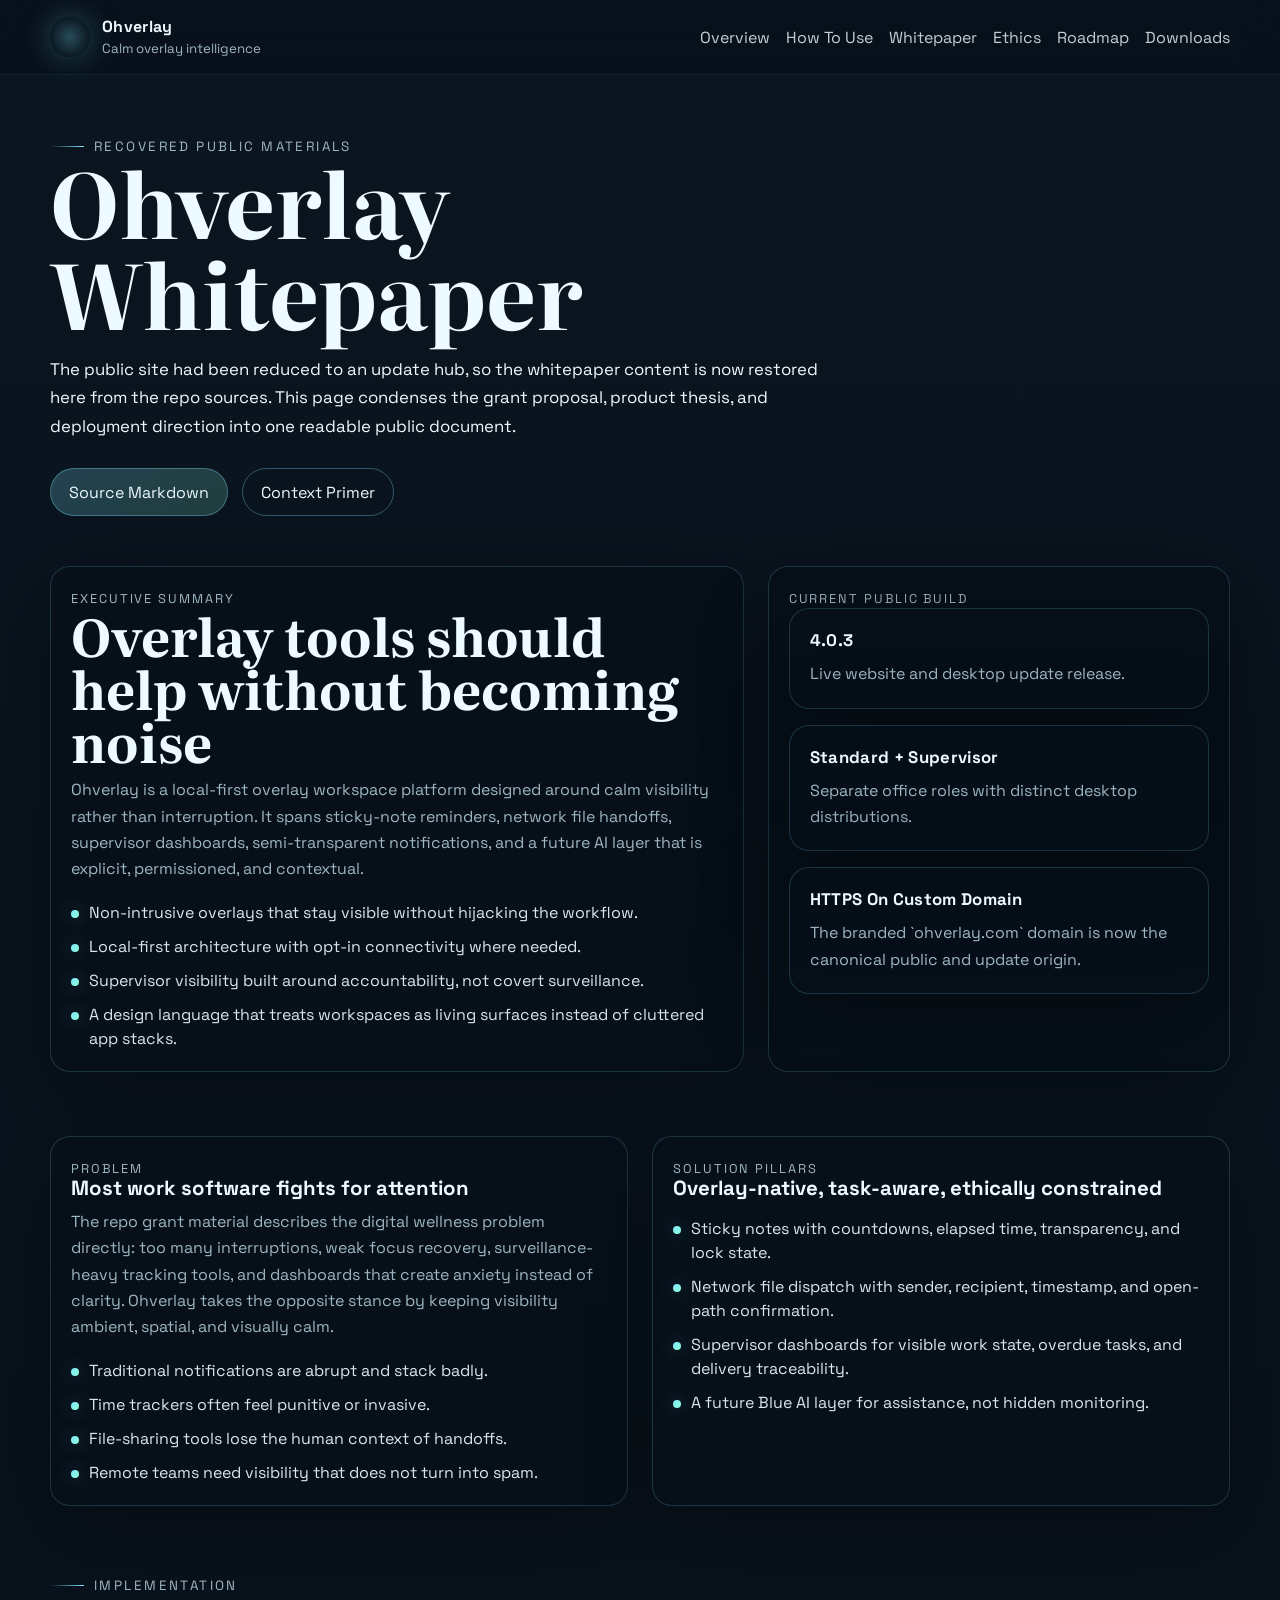
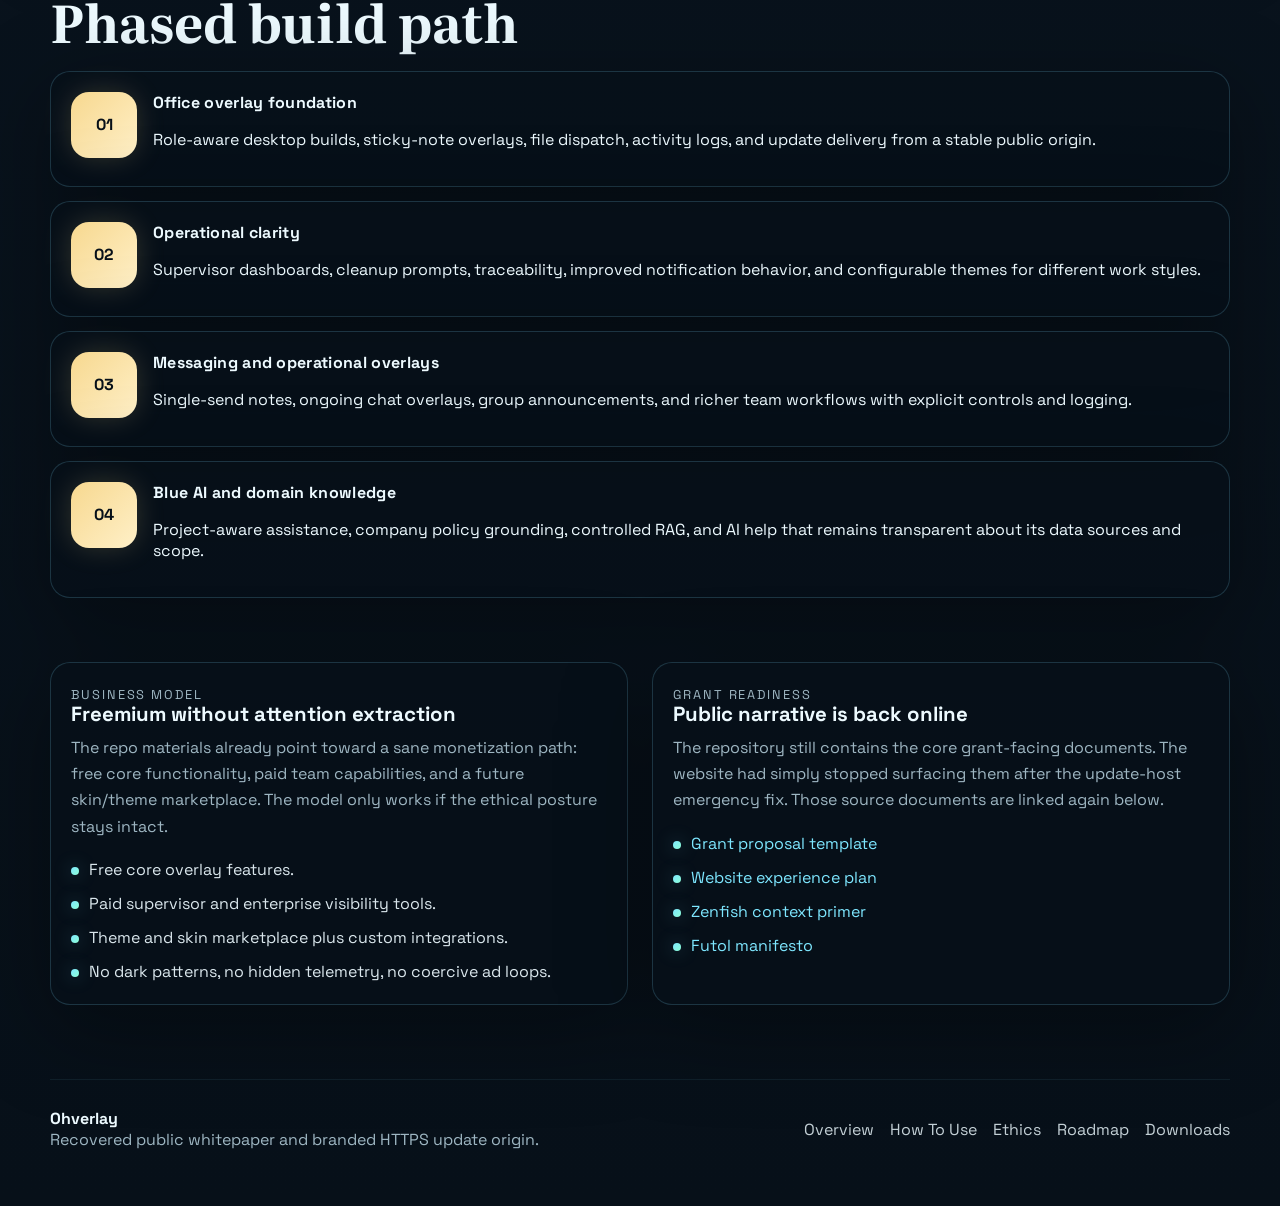
<file: whitepaper.html>
<!doctype html>
<html lang="en">
<head>
  <meta charset="utf-8">
  <meta name="viewport" content="width=device-width, initial-scale=1">
  <title>Ohverlay Whitepaper</title>
  <link rel="stylesheet" href="./assets/site.css">
</head>
<body>
  <div class="site-shell">
    <header class="topbar">
      <div class="topbar-inner">
        <a class="brand" href="./">
          <span class="brand-mark"></span>
          <span class="brand-copy">
            <strong>Ohverlay</strong><br>
            <small>Calm overlay intelligence</small>
          </span>
        </a>
        <nav class="nav">
          <a href="./">Overview</a>
          <a href="./how-to-use.html">How To Use</a>
          <a href="./whitepaper.html">Whitepaper</a>
          <a href="./ethics.html">Ethics</a>
          <a href="./roadmap.html">Roadmap</a>
          <a href="./download/">Downloads</a>
        </nav>
      </div>
    </header>

    <main>
      <section class="page-hero">
        <div class="section-inner">
          <span class="eyebrow">Recovered public materials</span>
          <h1>Ohverlay Whitepaper</h1>
          <p class="lead">The public site had been reduced to an update hub, so the whitepaper content is now restored here from the repo sources. This page condenses the grant proposal, product thesis, and deployment direction into one readable public document.</p>
          <div class="button-row">
            <a class="button primary" href="./source-docs/GRANT_PROPOSAL_TEMPLATE.md">Source Markdown</a>
            <a class="button ghost" href="./source-docs/ohverlay_zenfish_context_primer.md">Context Primer</a>
          </div>
        </div>
      </section>

      <section class="section">
        <div class="section-inner whitepaper-layout">
          <article class="whitepaper-section">
            <span class="kicker">Executive Summary</span>
            <h2>Overlay tools should help without becoming noise</h2>
            <p>Ohverlay is a local-first overlay workspace platform designed around calm visibility rather than interruption. It spans sticky-note reminders, network file handoffs, supervisor dashboards, semi-transparent notifications, and a future AI layer that is explicit, permissioned, and contextual.</p>
            <ul class="whitepaper-list">
              <li>Non-intrusive overlays that stay visible without hijacking the workflow.</li>
              <li>Local-first architecture with opt-in connectivity where needed.</li>
              <li>Supervisor visibility built around accountability, not covert surveillance.</li>
              <li>A design language that treats workspaces as living surfaces instead of cluttered app stacks.</li>
            </ul>
          </article>

          <aside class="whitepaper-section">
            <span class="kicker">Current Public Build</span>
            <div class="metric-grid">
              <div class="metric">
                <strong>4.0.3</strong>
                <p>Live website and desktop update release.</p>
              </div>
              <div class="metric">
                <strong>Standard + Supervisor</strong>
                <p>Separate office roles with distinct desktop distributions.</p>
              </div>
              <div class="metric">
                <strong>HTTPS On Custom Domain</strong>
                <p>The branded `ohverlay.com` domain is now the canonical public and update origin.</p>
              </div>
            </div>
          </aside>
        </div>
      </section>

      <section class="section">
        <div class="section-inner split-grid">
          <article class="whitepaper-section">
            <span class="kicker">Problem</span>
            <h3>Most work software fights for attention</h3>
            <p>The repo grant material describes the digital wellness problem directly: too many interruptions, weak focus recovery, surveillance-heavy tracking tools, and dashboards that create anxiety instead of clarity. Ohverlay takes the opposite stance by keeping visibility ambient, spatial, and visually calm.</p>
            <ul class="whitepaper-list">
              <li>Traditional notifications are abrupt and stack badly.</li>
              <li>Time trackers often feel punitive or invasive.</li>
              <li>File-sharing tools lose the human context of handoffs.</li>
              <li>Remote teams need visibility that does not turn into spam.</li>
            </ul>
          </article>

          <article class="whitepaper-section">
            <span class="kicker">Solution Pillars</span>
            <h3>Overlay-native, task-aware, ethically constrained</h3>
            <ul class="whitepaper-list">
              <li>Sticky notes with countdowns, elapsed time, transparency, and lock state.</li>
              <li>Network file dispatch with sender, recipient, timestamp, and open-path confirmation.</li>
              <li>Supervisor dashboards for visible work state, overdue tasks, and delivery traceability.</li>
              <li>A future Blue AI layer for assistance, not hidden monitoring.</li>
            </ul>
          </article>
        </div>
      </section>

      <section class="section">
        <div class="section-inner">
          <div class="section-head">
            <div>
              <span class="eyebrow">Implementation</span>
              <h2>Phased build path</h2>
            </div>
          </div>
          <div class="timeline">
            <article class="timeline-step">
              <div class="phase">01</div>
              <div>
                <strong>Office overlay foundation</strong>
                <p>Role-aware desktop builds, sticky-note overlays, file dispatch, activity logs, and update delivery from a stable public origin.</p>
              </div>
            </article>
            <article class="timeline-step">
              <div class="phase">02</div>
              <div>
                <strong>Operational clarity</strong>
                <p>Supervisor dashboards, cleanup prompts, traceability, improved notification behavior, and configurable themes for different work styles.</p>
              </div>
            </article>
            <article class="timeline-step">
              <div class="phase">03</div>
              <div>
                <strong>Messaging and operational overlays</strong>
                <p>Single-send notes, ongoing chat overlays, group announcements, and richer team workflows with explicit controls and logging.</p>
              </div>
            </article>
            <article class="timeline-step">
              <div class="phase">04</div>
              <div>
                <strong>Blue AI and domain knowledge</strong>
                <p>Project-aware assistance, company policy grounding, controlled RAG, and AI help that remains transparent about its data sources and scope.</p>
              </div>
            </article>
          </div>
        </div>
      </section>

      <section class="section">
        <div class="section-inner split-grid">
          <article class="whitepaper-section">
            <span class="kicker">Business Model</span>
            <h3>Freemium without attention extraction</h3>
            <p>The repo materials already point toward a sane monetization path: free core functionality, paid team capabilities, and a future skin/theme marketplace. The model only works if the ethical posture stays intact.</p>
            <ul class="whitepaper-list">
              <li>Free core overlay features.</li>
              <li>Paid supervisor and enterprise visibility tools.</li>
              <li>Theme and skin marketplace plus custom integrations.</li>
              <li>No dark patterns, no hidden telemetry, no coercive ad loops.</li>
            </ul>
          </article>

          <article class="whitepaper-section">
            <span class="kicker">Grant Readiness</span>
            <h3>Public narrative is back online</h3>
            <p>The repository still contains the core grant-facing documents. The website had simply stopped surfacing them after the update-host emergency fix. Those source documents are linked again below.</p>
            <ul class="resource-list">
              <li><a class="inline-link" href="./source-docs/GRANT_PROPOSAL_TEMPLATE.md">Grant proposal template</a></li>
              <li><a class="inline-link" href="./source-docs/website_grant_experience_plan.md">Website experience plan</a></li>
              <li><a class="inline-link" href="./source-docs/ohverlay_zenfish_context_primer.md">Zenfish context primer</a></li>
              <li><a class="inline-link" href="./source-docs/FUTOL.md">Futol manifesto</a></li>
            </ul>
          </article>
        </div>
      </section>
    </main>

    <footer class="footer">
      <div class="footer-inner">
        <div>
          <strong>Ohverlay</strong><br>
          <span class="muted">Recovered public whitepaper and branded HTTPS update origin.</span>
        </div>
        <nav class="footer-nav">
          <a href="./">Overview</a>
          <a href="./how-to-use.html">How To Use</a>
          <a href="./ethics.html">Ethics</a>
          <a href="./roadmap.html">Roadmap</a>
          <a href="./download/">Downloads</a>
        </nav>
      </div>
    </footer>
  </div>
</body>
</html>
</file>
<file: assets/site.css>
@import url("https://fonts.googleapis.com/css2?family=Literata:opsz,wght@7..72,500;7..72,600&family=Space+Grotesk:wght@400;500;700&display=swap");

:root {
  color-scheme: dark;
  --bg: #071019;
  --panel: rgba(7, 16, 25, 0.78);
  --line: rgba(128, 221, 255, 0.18);
  --line-strong: rgba(128, 221, 255, 0.34);
  --text: #edfaff;
  --muted: #9eb6c2;
  --cyan: #7ee7ff;
  --seafoam: #8dffd6;
  --gold: #f7d88f;
  --shadow: 0 24px 90px rgba(0, 0, 0, 0.36);
  --radius-lg: 20px;
  --max-width: 1180px;
}

* { box-sizing: border-box; }
html { scroll-behavior: smooth; }

body {
  margin: 0;
  color: var(--text);
  font-family: "Space Grotesk", "Segoe UI", sans-serif;
  background:
    radial-gradient(circle at 10% 10%, rgba(126, 231, 255, 0.18), transparent 0 24rem),
    radial-gradient(circle at 88% 15%, rgba(141, 255, 214, 0.12), transparent 0 18rem),
    radial-gradient(circle at 40% 100%, rgba(247, 216, 143, 0.08), transparent 0 26rem),
    linear-gradient(180deg, #0a1520, var(--bg));
  min-height: 100vh;
}

body::before {
  content: "";
  position: fixed;
  inset: 0;
  pointer-events: none;
  background-image:
    linear-gradient(rgba(255, 255, 255, 0.03) 1px, transparent 1px),
    linear-gradient(90deg, rgba(255, 255, 255, 0.03) 1px, transparent 1px);
  background-size: 42px 42px;
  mask-image: linear-gradient(180deg, rgba(0, 0, 0, 0.7), transparent 90%);
  opacity: 0.26;
}

a { color: inherit; }

.site-shell { position: relative; z-index: 1; }

.topbar {
  position: sticky;
  top: 0;
  z-index: 30;
  backdrop-filter: blur(18px);
  background: rgba(7, 16, 25, 0.72);
  border-bottom: 1px solid rgba(126, 231, 255, 0.08);
}

.topbar-inner,
.section-inner,
.footer-inner {
  width: min(calc(100% - 32px), var(--max-width));
  margin: 0 auto;
}

.topbar-inner {
  display: flex;
  align-items: center;
  justify-content: space-between;
  gap: 24px;
  min-height: 74px;
}

.brand {
  display: inline-flex;
  align-items: center;
  gap: 12px;
  text-decoration: none;
}

.brand-mark {
  width: 40px;
  height: 40px;
  border-radius: 50%;
  background:
    radial-gradient(circle at 35% 35%, rgba(255, 255, 255, 0.9), transparent 0 0.38rem),
    radial-gradient(circle at 60% 45%, rgba(126, 231, 255, 0.9), transparent 0 0.8rem),
    radial-gradient(circle at 50% 50%, rgba(126, 231, 255, 0.28), rgba(126, 231, 255, 0.04) 70%);
  box-shadow: 0 0 30px rgba(126, 231, 255, 0.28);
}

.brand-copy strong,
.eyebrow,
.stat-value,
.card-title,
.timeline-step strong,
.metric strong,
.doc-card strong,
.download-card strong {
  letter-spacing: 0.02em;
}

.brand-copy small,
.eyebrow,
.kicker,
.muted,
.section-copy {
  color: var(--muted);
}

.nav,
.footer-nav {
  display: flex;
  flex-wrap: wrap;
  gap: 16px;
}

.nav a,
.footer-nav a {
  color: rgba(237, 250, 255, 0.82);
  text-decoration: none;
  transition: color 160ms ease;
}

.nav a:hover,
.footer-nav a:hover,
.inline-link:hover {
  color: var(--cyan);
}

.hero { padding: 72px 0 32px; }

.hero-grid,
.split-grid,
.three-up,
.doc-grid,
.download-grid,
.gallery-grid,
.ethics-grid,
.whitepaper-layout,
.table-grid {
  display: grid;
  gap: 24px;
}

.hero-grid {
  grid-template-columns: minmax(0, 1.08fr) minmax(320px, 0.92fr);
  align-items: center;
}

.split-grid { grid-template-columns: repeat(2, minmax(0, 1fr)); }
.three-up { grid-template-columns: repeat(3, minmax(0, 1fr)); }
.doc-grid,
.download-grid,
.gallery-grid { grid-template-columns: repeat(auto-fit, minmax(220px, 1fr)); }
.ethics-grid { grid-template-columns: repeat(2, minmax(0, 1fr)); }
.whitepaper-layout { grid-template-columns: 1.2fr 0.8fr; }
.table-grid { grid-template-columns: repeat(4, minmax(0, 1fr)); }

.eyebrow {
  display: inline-flex;
  align-items: center;
  gap: 10px;
  font-size: 0.84rem;
  text-transform: uppercase;
  letter-spacing: 0.18em;
}

.eyebrow::before {
  content: "";
  width: 34px;
  height: 1px;
  background: linear-gradient(90deg, transparent, var(--cyan));
}

h1, h2, h3 { margin: 0; line-height: 1.02; }

h1 {
  font-family: "Literata", Georgia, serif;
  font-size: clamp(3rem, 8vw, 5.6rem);
  max-width: 11ch;
}

h2 {
  font-family: "Literata", Georgia, serif;
  font-size: clamp(2rem, 5vw, 3.25rem);
}

h3 { font-size: 1.28rem; }

.hero-copy > p,
.section-copy,
.lead {
  font-size: 1.05rem;
  line-height: 1.7;
  max-width: 64ch;
}

.hero-actions,
.section-actions,
.button-row {
  display: flex;
  flex-wrap: wrap;
  gap: 14px;
  margin-top: 28px;
}

.button {
  display: inline-flex;
  align-items: center;
  justify-content: center;
  min-height: 48px;
  padding: 0 18px;
  border-radius: 999px;
  border: 1px solid var(--line-strong);
  background: rgba(126, 231, 255, 0.08);
  text-decoration: none;
  color: var(--text);
  transition: transform 180ms ease, border-color 180ms ease, background 180ms ease;
}

.button:hover {
  transform: translateY(-1px);
  border-color: rgba(126, 231, 255, 0.46);
}

.button.primary { background: linear-gradient(135deg, rgba(126, 231, 255, 0.22), rgba(141, 255, 214, 0.18)); }
.button.secondary { background: rgba(247, 216, 143, 0.08); border-color: rgba(247, 216, 143, 0.24); }
.button.ghost { background: transparent; }

.hero-visual,
.card,
.doc-card,
.download-card,
.screenshot-card,
.timeline-step,
.whitepaper-section,
.ethics-principle,
.stat-card,
.metric {
  border: 1px solid var(--line);
  background: var(--panel);
  border-radius: var(--radius-lg);
  box-shadow: var(--shadow);
}

.hero-visual {
  padding: 20px;
  position: relative;
  overflow: hidden;
  min-height: 460px;
}

.hero-visual::before,
.hero-visual::after {
  content: "";
  position: absolute;
  border-radius: 999px;
  filter: blur(20px);
}

.hero-visual::before {
  width: 220px;
  height: 220px;
  right: -60px;
  top: -60px;
  background: rgba(126, 231, 255, 0.16);
}

.hero-visual::after {
  width: 160px;
  height: 160px;
  left: -30px;
  bottom: -40px;
  background: rgba(141, 255, 214, 0.12);
}

.visual-window {
  position: relative;
  min-height: 418px;
  padding: 18px;
  border-radius: 22px;
  border: 1px solid rgba(126, 231, 255, 0.14);
  background:
    radial-gradient(circle at 50% 90%, rgba(126, 231, 255, 0.12), transparent 0 11rem),
    linear-gradient(180deg, rgba(13, 29, 42, 0.96), rgba(7, 16, 25, 0.96));
  overflow: hidden;
}

.visual-topline {
  display: flex;
  align-items: center;
  justify-content: space-between;
  color: rgba(237, 250, 255, 0.76);
  font-size: 0.88rem;
}

.dot-row { display: inline-flex; gap: 8px; }
.dot-row span {
  width: 9px;
  height: 9px;
  border-radius: 50%;
  background: rgba(237, 250, 255, 0.2);
}

.overlay-card,
.overlay-pill,
.overlay-bar {
  position: absolute;
  border-radius: 18px;
  border: 1px solid rgba(126, 231, 255, 0.14);
  background: rgba(10, 24, 36, 0.82);
}

.overlay-card { width: 190px; padding: 14px; }
.overlay-card strong,
.overlay-pill strong { display: block; margin-bottom: 8px; }
.overlay-card p,
.overlay-pill p,
.card p,
.doc-card p,
.download-card p,
.whitepaper-section p,
.ethics-principle p,
.metric p {
  margin: 10px 0 0;
  color: var(--muted);
  line-height: 1.65;
}

.overlay-card.note-one { top: 86px; left: 24px; }
.overlay-card.note-two { right: 28px; top: 148px; }
.overlay-card.note-three { left: 96px; bottom: 36px; }

.overlay-pill {
  right: 24px;
  bottom: 154px;
  width: 170px;
  padding: 12px 14px;
}

.overlay-pill strong { color: var(--gold); }

.overlay-bar {
  left: 32px;
  right: 32px;
  bottom: 112px;
  height: 10px;
  overflow: hidden;
}

.overlay-bar::after {
  content: "";
  display: block;
  width: 62%;
  height: 100%;
  background: linear-gradient(90deg, var(--cyan), var(--seafoam));
  border-radius: inherit;
}

.overlay-swell {
  position: absolute;
  inset: auto -10% 18% auto;
  width: 120%;
  height: 140px;
  background:
    radial-gradient(circle at 8% 40%, rgba(126, 231, 255, 0.75), transparent 0 0.1rem),
    radial-gradient(circle at 22% 62%, rgba(141, 255, 214, 0.7), transparent 0 0.08rem),
    linear-gradient(180deg, transparent, rgba(126, 231, 255, 0.08)),
    repeating-radial-gradient(circle at 10% 50%, rgba(126, 231, 255, 0.28) 0 2px, transparent 2px 90px);
  opacity: 0.42;
  mask-image: linear-gradient(180deg, transparent, rgba(0, 0, 0, 0.98));
}

.stat-row,
.metric-grid {
  display: grid;
  gap: 16px;
}

.stat-row {
  grid-template-columns: repeat(3, minmax(0, 1fr));
  margin-top: 24px;
}

.stat-card,
.metric,
.card,
.doc-card,
.download-card,
.timeline-step,
.whitepaper-section,
.ethics-principle {
  padding: 20px;
}

.stat-value { font-size: 1.8rem; color: var(--cyan); }

.section { padding: 32px 0; }

.section-head {
  display: flex;
  align-items: end;
  justify-content: space-between;
  gap: 24px;
  margin-bottom: 24px;
}

.card,
.download-card,
.doc-card,
.screenshot-card {
  position: relative;
  overflow: hidden;
}

.card::before,
.doc-card::before,
.download-card::before,
.screenshot-card::before {
  content: "";
  position: absolute;
  inset: 0 auto auto 0;
  width: 100%;
  height: 1px;
  background: linear-gradient(90deg, rgba(126, 231, 255, 0.04), rgba(126, 231, 255, 0.34), transparent 78%);
}

.card-title,
.doc-card strong,
.download-card strong,
.screenshot-card strong {
  font-size: 1.06rem;
}

.kicker {
  text-transform: uppercase;
  letter-spacing: 0.15em;
  font-size: 0.8rem;
}

.feature-list,
.whitepaper-list,
.principle-list,
.roadmap-list,
.resource-list {
  display: grid;
  gap: 10px;
  padding: 0;
  margin: 18px 0 0;
  list-style: none;
}

.feature-list li,
.whitepaper-list li,
.principle-list li,
.roadmap-list li,
.resource-list li {
  display: flex;
  gap: 10px;
  align-items: flex-start;
  color: rgba(237, 250, 255, 0.92);
  line-height: 1.5;
}

.feature-list li::before,
.whitepaper-list li::before,
.principle-list li::before,
.roadmap-list li::before,
.resource-list li::before {
  content: "";
  width: 8px;
  height: 8px;
  margin-top: 9px;
  border-radius: 50%;
  background: linear-gradient(135deg, var(--cyan), var(--seafoam));
  box-shadow: 0 0 18px rgba(126, 231, 255, 0.34);
  flex: 0 0 auto;
}

.doc-card a,
.download-card a,
.inline-link {
  color: var(--cyan);
  text-decoration: none;
}

.screenshot-card {
  padding: 16px;
}

.screenshot-frame {
  margin: -4px -4px 14px;
  border-radius: 16px;
  overflow: hidden;
  border: 1px solid rgba(126, 231, 255, 0.12);
  background: rgba(255, 255, 255, 0.03);
}

.screenshot-frame img {
  display: block;
  width: 100%;
  height: 260px;
  object-fit: cover;
  object-position: top center;
}

.screenshot-card p {
  margin: 10px 0 0;
  color: var(--muted);
  line-height: 1.65;
}

.tip-box {
  border-color: rgba(247, 216, 143, 0.24);
  background:
    linear-gradient(180deg, rgba(247, 216, 143, 0.05), transparent 28%),
    var(--panel);
}

.timeline {
  display: grid;
  gap: 14px;
}

.timeline-step {
  display: grid;
  grid-template-columns: 66px 1fr;
  gap: 16px;
  align-items: start;
}

.timeline-step .phase {
  width: 66px;
  height: 66px;
  border-radius: 18px;
  display: grid;
  place-items: center;
  color: var(--bg);
  background: linear-gradient(135deg, var(--gold), #fff0c8);
  font-weight: 700;
  box-shadow: 0 0 28px rgba(247, 216, 143, 0.18);
}

.metric strong {
  display: block;
  font-size: 1.05rem;
  margin-bottom: 8px;
}

.footer { padding: 42px 0 56px; }

.footer-inner {
  display: flex;
  flex-wrap: wrap;
  gap: 20px;
  justify-content: space-between;
  align-items: center;
  border-top: 1px solid rgba(126, 231, 255, 0.08);
  padding-top: 28px;
}

.page-hero { padding: 56px 0 18px; }
.page-hero .lead { max-width: 72ch; }

@media (max-width: 980px) {
  .hero-grid,
  .split-grid,
  .three-up,
  .whitepaper-layout,
  .ethics-grid,
  .table-grid {
    grid-template-columns: 1fr;
  }

  .section-head,
  .topbar-inner,
  .footer-inner {
    align-items: flex-start;
  }

  .stat-row { grid-template-columns: 1fr; }
}

@media (max-width: 640px) {
  .hero { padding-top: 42px; }
  h1 { font-size: clamp(2.5rem, 15vw, 4rem); }
  .hero-visual { min-height: 400px; }
  .overlay-card.note-two { top: 162px; right: 18px; }
  .overlay-card.note-three { left: 26px; right: 26px; width: auto; }
  .screenshot-frame img { height: 210px; }
}
</file>
